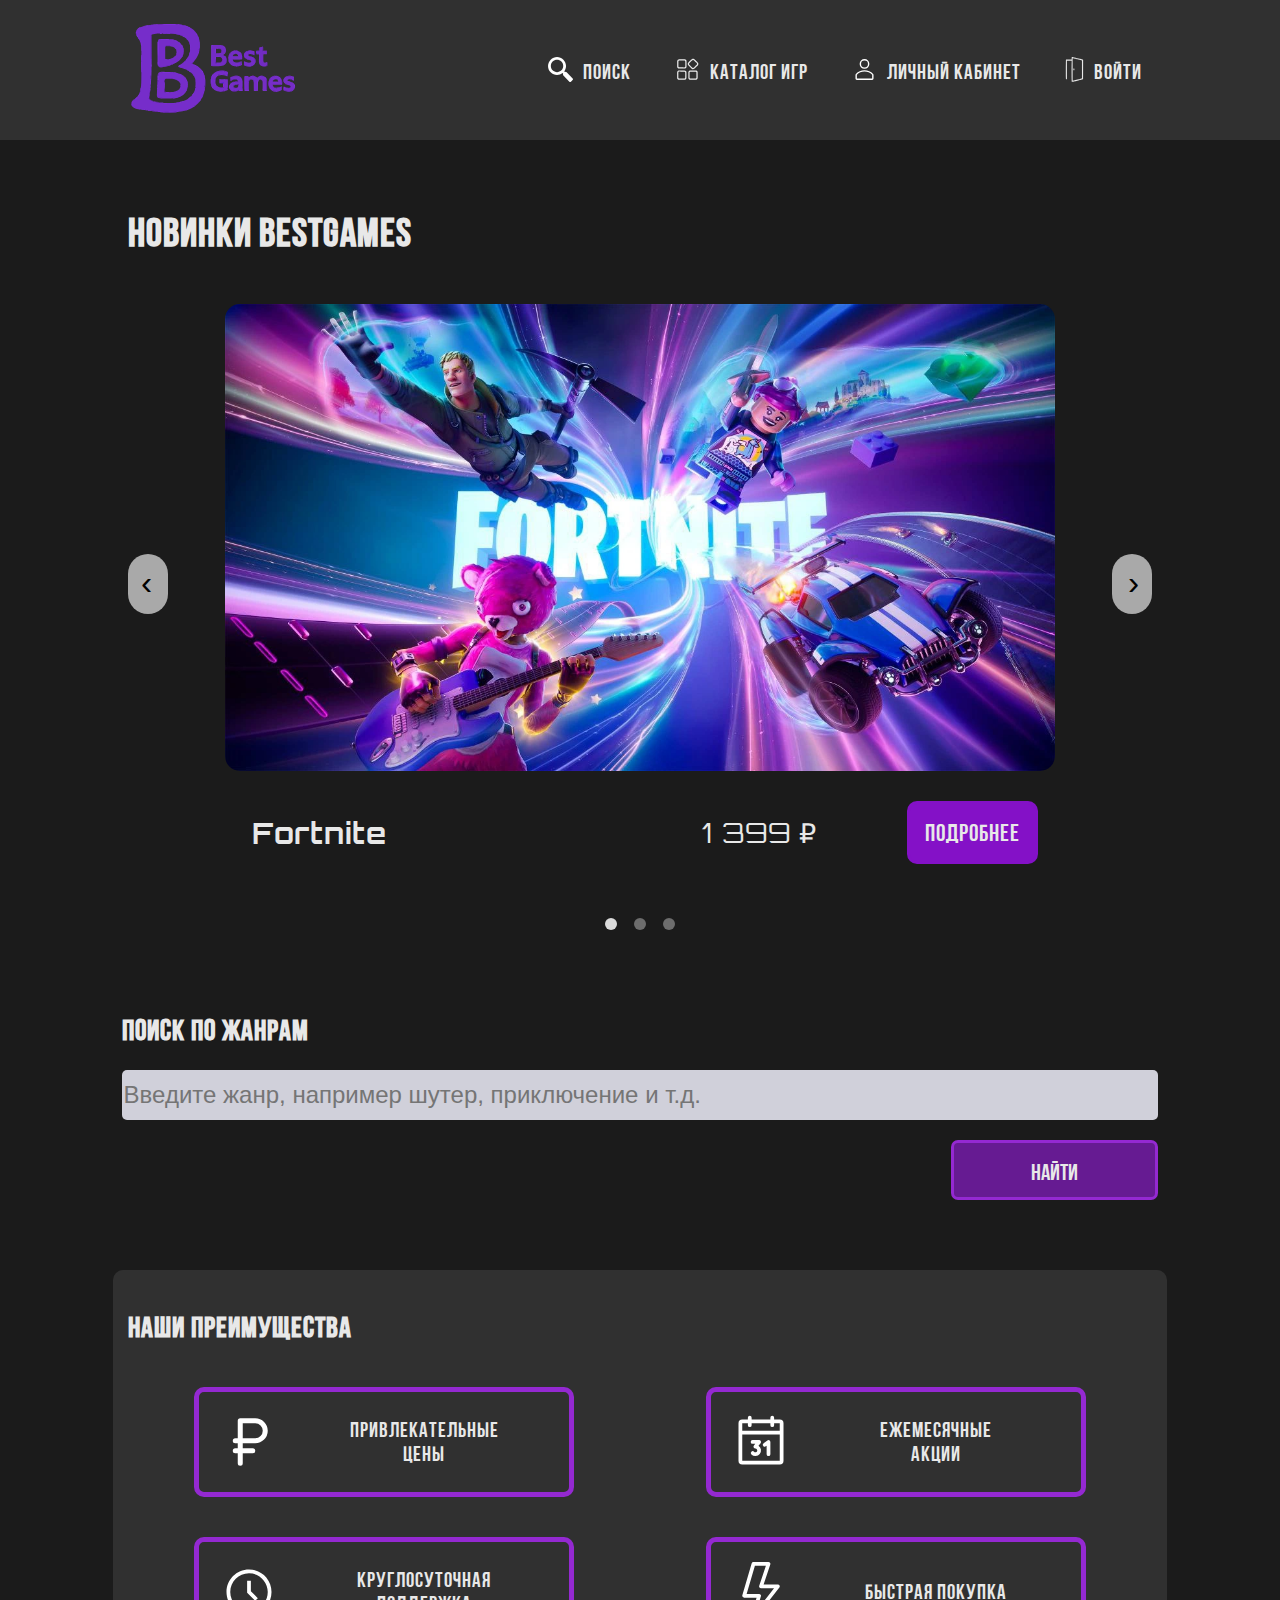
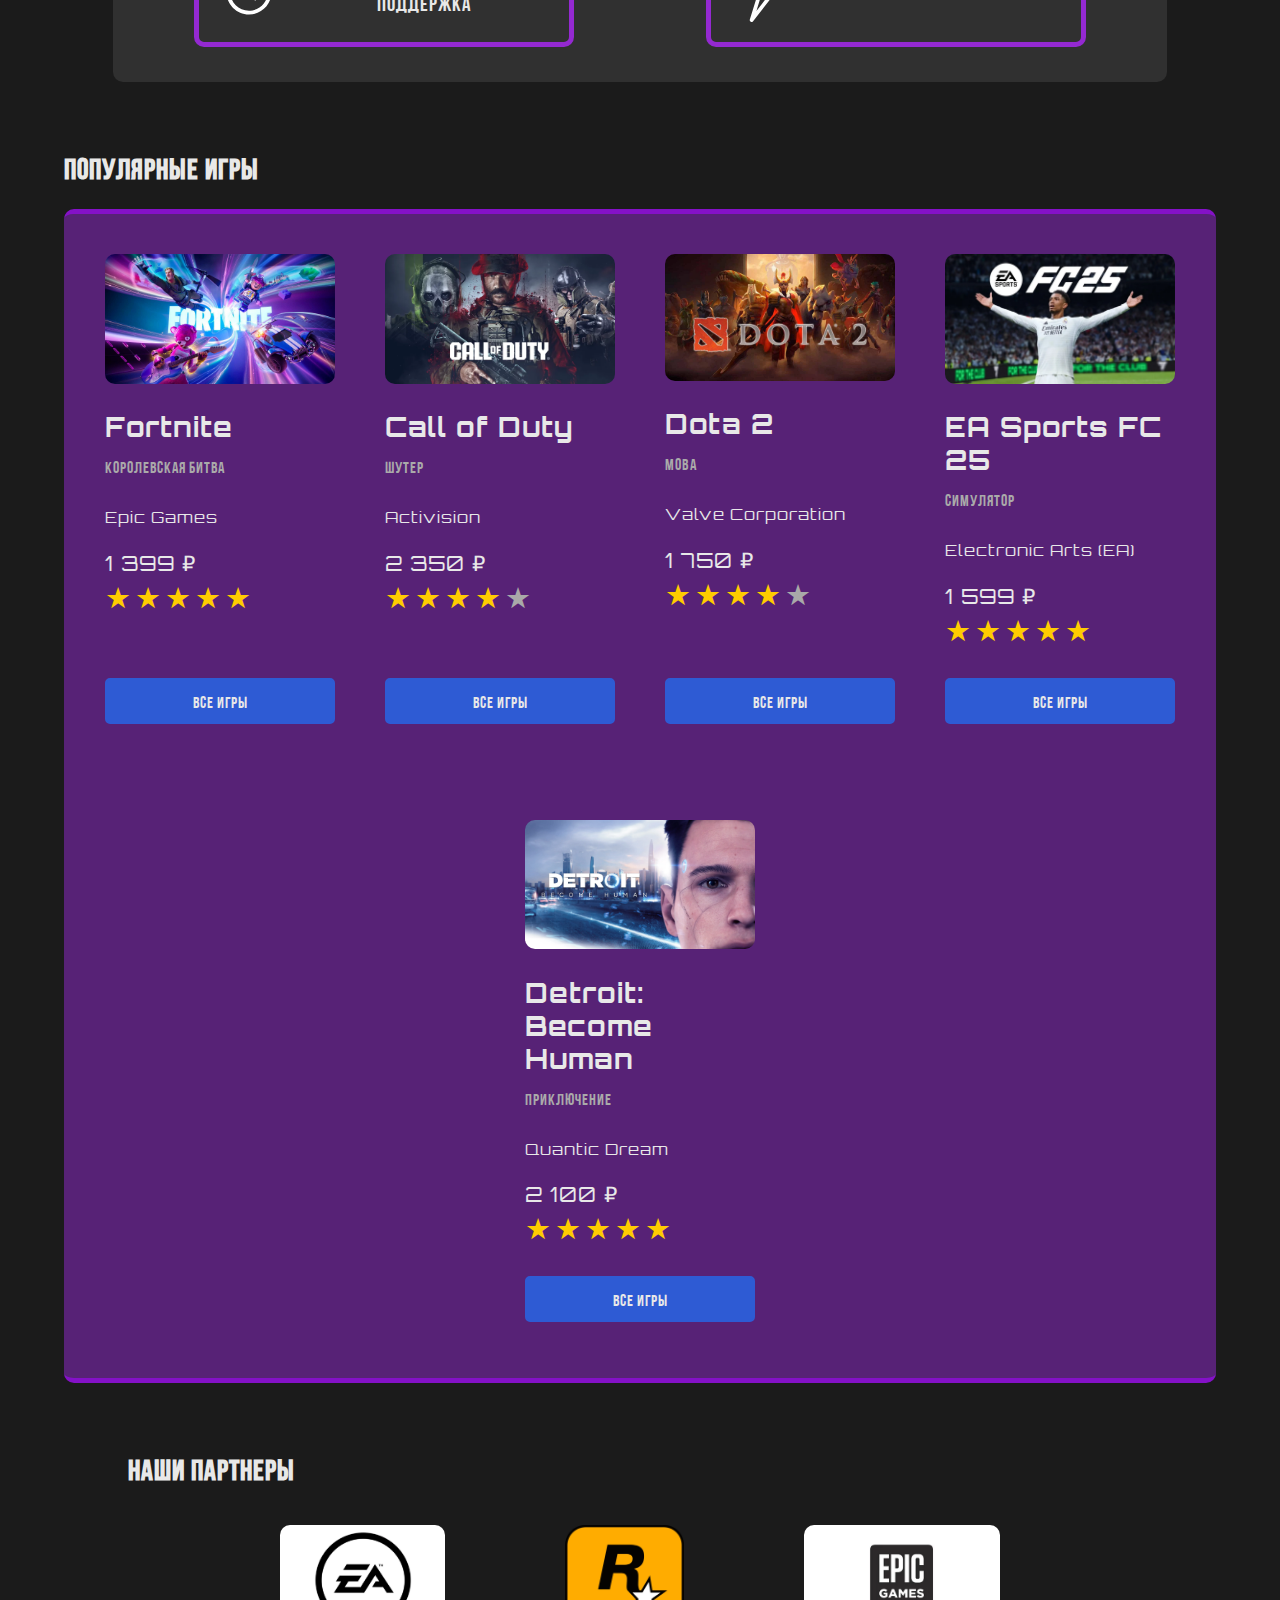
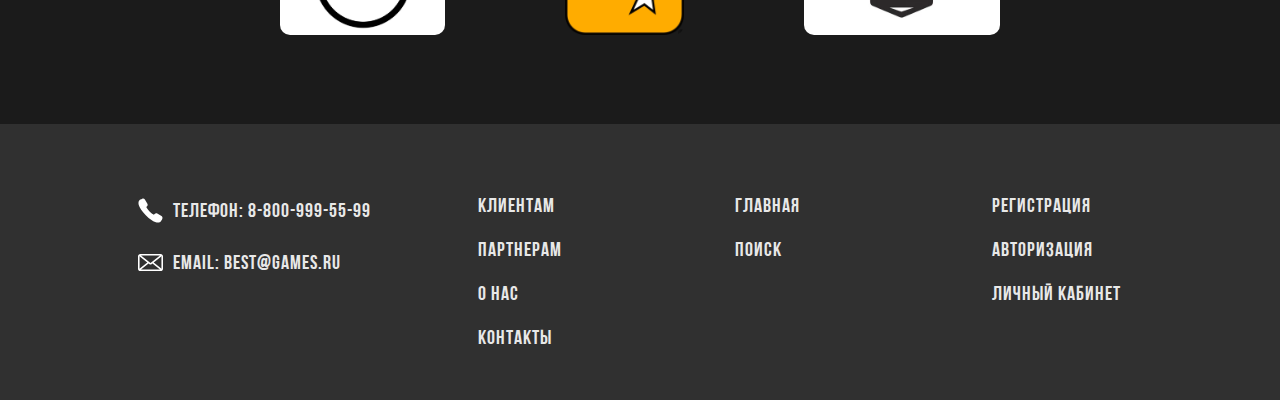
<file: index.html>
<!DOCTYPE html>
<html lang="ru">
    <head>
        <meta charset="UTF-8">
        <title>Главная</title>
        <meta name="viewport" content="width=device-width, initial-scale=1.0">
        <link href="css/style.css" rel="stylesheet">
        <link rel="icon" type="image/png" href="img/logo.ico">
    </head>
    <body>
        <header class="header header-index">
            <div class="header__main-panel">
                <a href="index.html">
                    <img src="img/logo.svg" alt="Логотип" class="header__logotype">
                </a>
                <button class="header__button-menu">
                    <img src="img/burger.svg" class="header__icon-menu" alt="меню">
                </button>
            </div>
            <nav class="header__menu">
                <a class="header__menu-item" href="index.html#search">
                    <img src="img/search.svg" class="header__image" alt="поиск">
                    Поиск
                </a>
                <a class="header__menu-item" href="catalog.html">
                    <img src="img/catalog.svg" class="header__image" alt="каталог">
                    Каталог игр
                </a>
                <a class="header__menu-item" href="profile.html">
                    <img src="img/avatar.svg" class="header__image" alt="личный кабинет">
                    Личный кабинет
                </a>
                <a class="header__menu-item" href="login.html">
                    <img src="img/door.svg" class="header__image" alt="вход">
                    Войти
                </a>
            </nav>
        </header>
        <main>
            <h1 class="index-title">Новинки BestGames</h1>
            <section class="slider">
                <div class="slider__content">
                    <button class="slider__button">&#8249;</button>
                    <div class="slider__slide slider__slide_active">
                        <img src="img/fortnite.webp" class="slider__image" alt="фортнайт">
                        <div class="slider__text-block">
                            <h2 class="slider__title">Fortnite</h2>
                            <p class="slider__price">1 399 &#8381;</p>
                            <a href="" class="slider__link">Подробнее</a>
                        </div>
                    </div>
                    <div class="slider__slide">
                        <img src="img/gta.webp" class="slider__image" alt="гта">
                        <div class="slider__text-block">
                            <h2 class="slider__title">Grand Theft Auto V</h2>
                            <p class="slider__price">2 499 &#8381;</p>
                            <a href="" class="slider__link">Подробнее</a>
                        </div>
                    </div>
                    <div class="slider__slide">
                        <img src="img/fifa.webp" class="slider__image" alt="фифа">
                        <div class="slider__text-block">
                            <h2 class="slider__title">EA Sports FC 25</h2>
                            <p class="slider__price">1 599 &#8381;</p>
                            <a href="" class="slider__link">Подробнее</a>
                        </div>
                    </div>
                    <button class="slider__button slider__button_end">&#8250;</button>
                </div>
                <div class="slider__indicators">
                    <button class="slider__indicator slider__indicator_active"></button>
                    <button class="slider__indicator"></button>
                    <button class="slider__indicator"></button>
                </div>
            </section>
            <section class="search" id="search">
                <h2 class="search-title">Поиск по жанрам</h2>
                <form class="search__form" method="get" action="index.html">
                    <input type="search" name="search" class="search__input" placeholder="Введите жанр, например шутер, приключение и т.д." value="">
                    <div class="search__field-long">
                        <div class="search__hints">
                        </div>
                        <button class="button search__button" type="submit">Найти</button>
                    </div>
                </form>
            </section>
            <section class="advantages">
                <h2 class="advantages-title">Наши преимущества</h2>
                <div class="advantages__list-of-advantages">
                    <div class="advantages__advantage">
                        <img src="img/rub.svg" class="advantages__image" alt="рубль">
                        <p class="advantages__text">Привлекательные цены</p>
                    </div>
                    <div class="advantages__advantage">
                        <img src="img/calendar.svg" class="advantages__image" alt="календарь">
                        <p class="advantages__text">Ежемесячные акции</p>
                    </div>
                    <div class="advantages__advantage">
                        <img src="img/clock.svg" class="advantages__image" alt="часы">
                        <p class="advantages__text">Круглосуточная поддержка</p>
                    </div>
                    <div class="advantages__advantage">
                        <img src="img/speed.svg" class="advantages__image" alt="скорость">
                        <p class="advantages__text">Быстрая покупка</p>
                    </div>
                </div>
            </section>
            <section class="games">
                <h2 class="games-title">Популярные игры</h2>
                <div class="games__list-of-games">
                    <div class="games__card-of-game card-of-game">
                        <a href="catalog.html" class="games__link">
                            <img src="img/fortnite.webp" class="games__image" alt="фортнайт">
                            <h3 class="card-of-game__title">Fortnite</h3>
                            <p class="card-of-game__genre">Королевская битва</p>
                            <p class="card-of-game__company">Epic Games</p>
                            <p class="card-of-game__price">1 399 &#8381;</p>
                            <div class="card-of-game__mark">
                                <div class="card-of-game__mark-star card-of-game__mark-star_yellow">&#9733;</div>
                                <div class="card-of-game__mark-star card-of-game__mark-star_yellow">&#9733;</div>
                                <div class="card-of-game__mark-star card-of-game__mark-star_yellow">&#9733;</div>
                                <div class="card-of-game__mark-star card-of-game__mark-star_yellow">&#9733;</div>
                                <div class="card-of-game__mark-star card-of-game__mark-star_yellow">&#9733;</div>
                            </div>
                            <p class="card-of-game__link-button">Все игры</p>
                        </a>
                    </div>
                    <div class="games__card-of-game card-of-game">
                        <a href="catalog.html" class="games__link">
                            <img src="img/call_of_duty.webp" class="games__image" alt="call of duty">
                            <h3 class="card-of-game__title">Call of Duty</h3>
                            <p class="card-of-game__genre">Шутер</p>
                            <p class="card-of-game__company">Activision</p>
                            <p class="card-of-game__price">2 350 &#8381;</p>
                            <div class="card-of-game__mark">
                                <div class="card-of-game__mark-star card-of-game__mark-star_yellow">&#9733;</div>
                                <div class="card-of-game__mark-star card-of-game__mark-star_yellow">&#9733;</div>
                                <div class="card-of-game__mark-star card-of-game__mark-star_yellow">&#9733;</div>
                                <div class="card-of-game__mark-star card-of-game__mark-star_yellow">&#9733;</div>
                                <div class="card-of-game__mark-star">&#9733;</div>
                            </div>
                            <p class="card-of-game__link-button">Все игры</p>
                        </a>
                    </div>
                    <div class="games__card-of-game card-of-game">
                        <a href="catalog.html" class="games__link">
                            <img src="img/dota_2.webp" class="games__image" alt="дота 2">
                            <h3 class="card-of-game__title">Dota 2</h3>
                            <p class="card-of-game__genre">MOBA</p>
                            <p class="card-of-game__company">Valve Corporation</p>
                            <p class="card-of-game__price">1 750 &#8381;</p>
                            <div class="card-of-game__mark">
                                <div class="card-of-game__mark-star card-of-game__mark-star_yellow">&#9733;</div>
                                <div class="card-of-game__mark-star card-of-game__mark-star_yellow">&#9733;</div>
                                <div class="card-of-game__mark-star card-of-game__mark-star_yellow">&#9733;</div>
                                <div class="card-of-game__mark-star card-of-game__mark-star_yellow">&#9733;</div>
                                <div class="card-of-game__mark-star">&#9733;</div>
                            </div>
                            <p class="card-of-game__link-button">Все игры</p>
                        </a>
                    </div>
                    <div class="games__card-of-game card-of-game">
                        <a href="catalog.html" class="games__link">
                            <img src="img/fifa.webp" class="games__image" alt="фифа">
                            <h3 class="card-of-game__title">EA Sports FC 25</h3>
                            <p class="card-of-game__genre">Симулятор</p>
                            <p class="card-of-game__company">Electronic Arts (EA)</p>
                            <p class="card-of-game__price">1 599 &#8381;</p>
                            <div class="card-of-game__mark">
                                <div class="card-of-game__mark-star card-of-game__mark-star_yellow">&#9733;</div>
                                <div class="card-of-game__mark-star card-of-game__mark-star_yellow">&#9733;</div>
                                <div class="card-of-game__mark-star card-of-game__mark-star_yellow">&#9733;</div>
                                <div class="card-of-game__mark-star card-of-game__mark-star_yellow">&#9733;</div>
                                <div class="card-of-game__mark-star card-of-game__mark-star_yellow">&#9733;</div>
                            </div>
                            <p class="card-of-game__link-button">Все игры</p>
                        </a>
                    </div>
                    <div class="games__card-of-game card-of-game">
                        <a href="catalog.html" class="games__link">
                            <img src="img/detroit.webp" class="games__image" alt="детройт">
                            <h3 class="card-of-game__title">Detroit: Become Human</h3>
                            <p class="card-of-game__genre">Приключение</p>
                            <p class="card-of-game__company">Quantic Dream</p>
                            <p class="card-of-game__price">2 100 &#8381;</p>
                            <div class="card-of-game__mark">
                                <div class="card-of-game__mark-star card-of-game__mark-star_yellow">&#9733;</div>
                                <div class="card-of-game__mark-star card-of-game__mark-star_yellow">&#9733;</div>
                                <div class="card-of-game__mark-star card-of-game__mark-star_yellow">&#9733;</div>
                                <div class="card-of-game__mark-star card-of-game__mark-star_yellow">&#9733;</div>
                                <div class="card-of-game__mark-star card-of-game__mark-star_yellow">&#9733;</div>
                            </div>
                            <p class="card-of-game__link-button">Все игры</p>
                        </a>
                    </div>
                </div>
            </section>
            <section class="partners">
                <h2 class="partners-title">Наши партнеры</h2>
                <div class="partners__list-of-partners">
                    <a href="" class="partners__link">
                        <img src="img/electronic_arts.webp" class="partners__image" alt="electronic arts">
                    </a>
                    <a href="" class="partners__link">
                        <img src="img/rokstar.webp" class="partners__image" alt="rokstar">
                    </a>
                    <a href="" class="partners__link">
                        <img src="img/epic_games.webp" class="partners__image" alt="epic games">
                    </a>
                </div>
            </section>
        </main>
        <footer class="footer">
            <div class="footer__list-of-links">
                <div class="footer__text-block">
                    <img src="img/phone.svg" class="footer__image" alt="телефон">
                    <p class="footer__text">Телефон: 8-800-999-55-99</p>
                </div>
                <div class="footer__text-block">
                    <img src="img/email.svg" class="footer__image" alt="email">
                    <p class="footer__text">Email: best@games.ru</p>
                </div>
            </div>
            <div class="footer__list-of-links">
                <a href="" class="footer__link">Клиентам</a>
                <a href="" class="footer__link">Партнерам</a>
                <a href="" class="footer__link">О нас</a>
                <a href="" class="footer__link">Контакты</a>
            </div>
            <div class="footer__list-of-links">
                <a href="index.html" class="footer__link">Главная</a>
                <a href="index.html#search" class="footer__link">Поиск</a>
            </div>
            <div class="footer__list-of-links">
                <a href="register.html" class="footer__link">Регистрация</a>
                <a href="login.html" class="footer__link">Авторизация</a>
                <a href="profile.html" class="footer__link">Личный кабинет</a>
            </div>
        </footer>
        <script src="js/script.js"></script>
        <script src="js/script_slider.js"></script>
    </body>
</html>
</file>
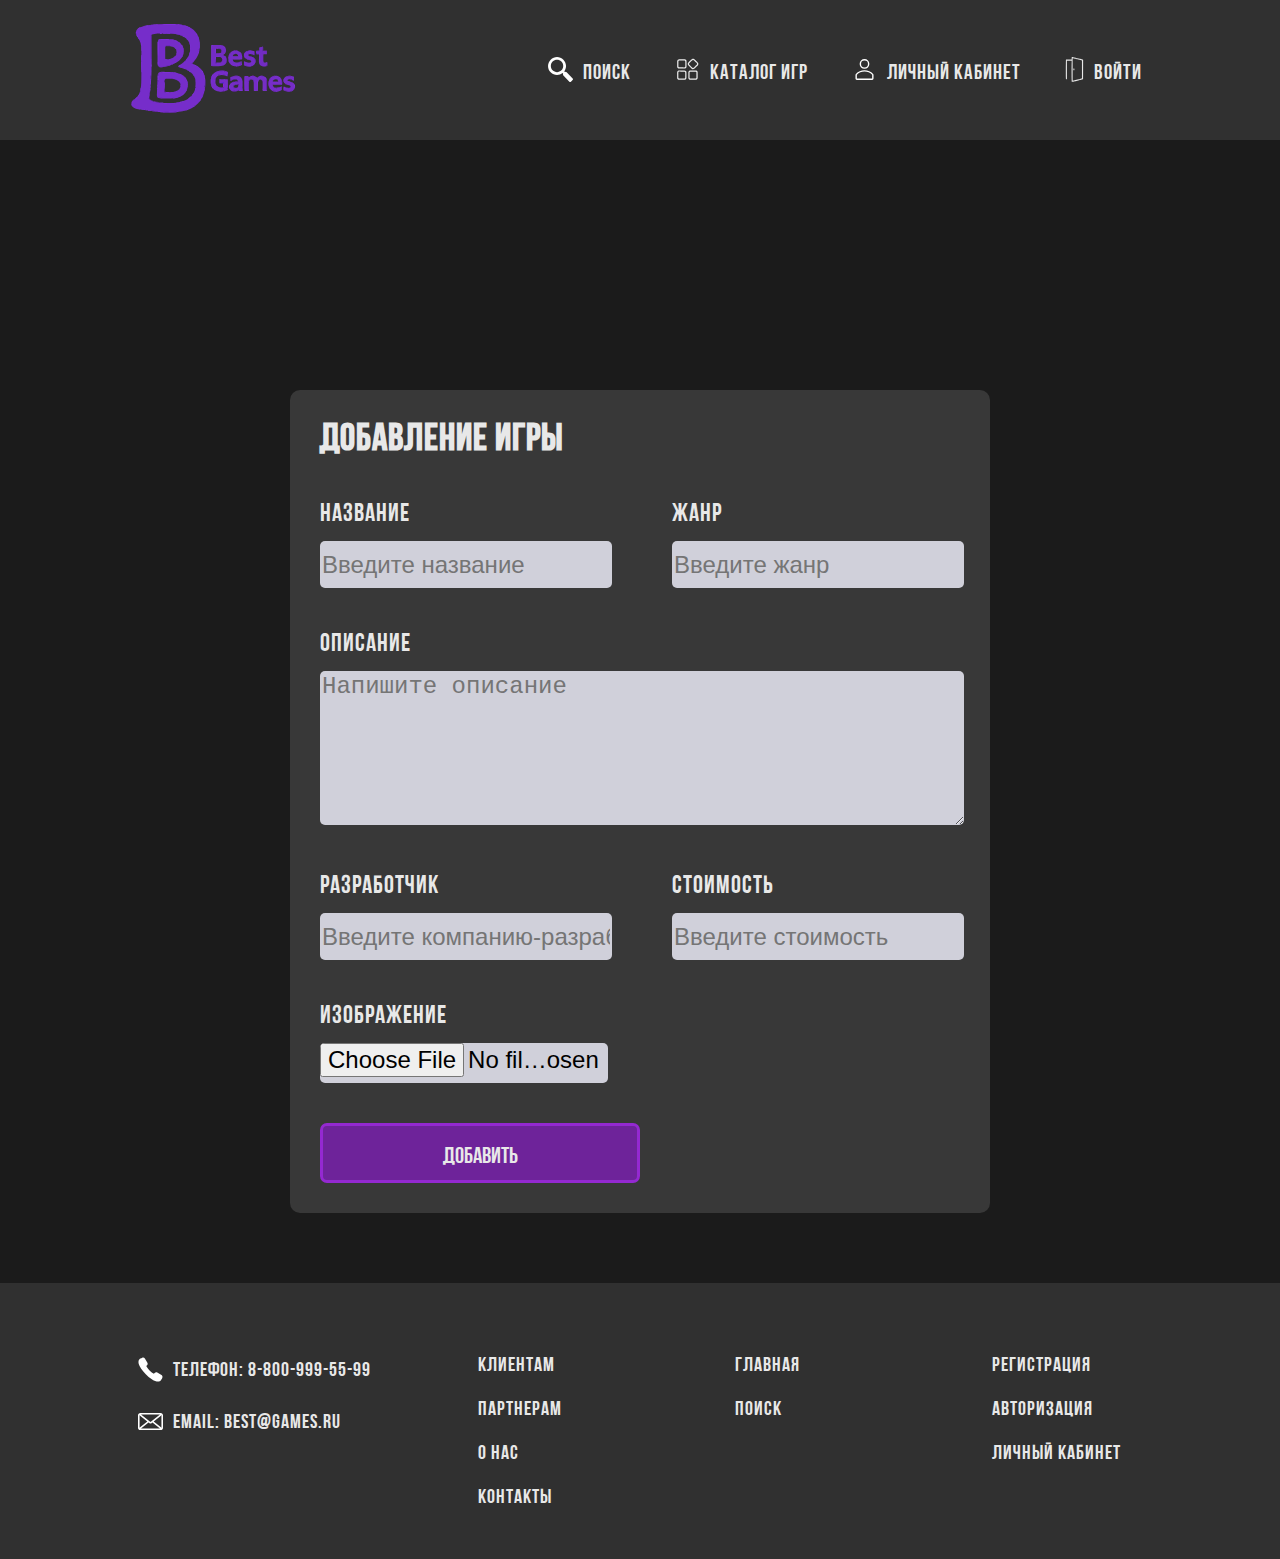
<file: admin.html>
<!DOCTYPE html>
<html lang="ru">
    <head>
        <meta charset="UTF-8">
        <title>Административная панель</title>
        <meta name="viewport" content="width=device-width, initial-scale=1.0">
        <link href="css/style.css" rel="stylesheet">
        <link rel="icon" type="image/png" href="img/logo.ico">
    </head>
    <body>
        <header class="header header-index">
            <div class="header__main-panel">
                <a href="index.html">
                    <img src="img/logo.svg" alt="Логотип" class="header__logotype">
                </a>
                <button class="header__button-menu">
                    <img src="img/burger.svg" class="header__icon-menu" alt="меню">
                </button>
            </div>
            <nav class="header__menu">
                <a class="header__menu-item" href="index.html#search">
                    <img src="img/search.svg" class="header__image" alt="поиск">
                    Поиск
                </a>
                <a class="header__menu-item" href="catalog.html">
                    <img src="img/catalog.svg" class="header__image" alt="каталог">
                    Каталог игр
                </a>
                <a class="header__menu-item" href="profile.html">
                    <img src="img/avatar.svg" class="header__image" alt="личный кабинет">
                    Личный кабинет
                </a>
                <a class="header__menu-item" href="login.html">
                    <img src="img/door.svg" class="header__image" alt="вход">
                    Войти
                </a>
            </nav>
        </header>
        <main>
            <form class="form" action="admin.html" method="post">
                <h2 class="form__title form__title-admin">Добавление игры</h2>
                <div class="form__field-double">
                    <div class="form__item form__item_short">
                        <label for="name_game">Название</label>
                        <input id="name_game" type="text" name="name_game" placeholder="Введите название">
                    </div>
                    <div class="form__item form__item_short">
                        <label for="genre">Жанр</label>
                        <input id="genre" type="text" name="genre" placeholder="Введите жанр">
                    </div>
                </div>
                <div class="form__item">
                    <label for="description">Описание</label>
                    <textarea id="description" name="description" placeholder="Напишите описание" class="form__input-textarea"></textarea>
                </div>
                <div class="form__field-double">
                    <div class="form__item form__item_short">
                        <label for="company">Разработчик</label>
                        <input id="company" type="text" name="company" placeholder="Введите компанию-разработчика">
                    </div>
                    <div class="form__item form__item_short">
                        <label for="price">Стоимость</label>
                        <input id="price" type="text" name="price" placeholder="Введите стоимость">
                    </div>
                </div>
                <div class="form__item form__item_short">
                    <label for="image">Изображение</label>
                    <input id="image" type="file" name="image" class="form__input-image">
                </div>
                <button type="submit" class="button form__button-admin">Добавить</button>
            </form>
        </main>
        <footer class="footer">
            <div class="footer__list-of-links">
                <div class="footer__text-block">
                    <img src="img/phone.svg" class="footer__image" alt="телефон">
                    <p class="footer__text">Телефон: 8-800-999-55-99</p>
                </div>
                <div class="footer__text-block">
                    <img src="img/email.svg" class="footer__image" alt="email">
                    <p class="footer__text">Email: best@games.ru</p>
                </div>
            </div>
            <div class="footer__list-of-links">
                <a href="" class="footer__link">Клиентам</a>
                <a href="" class="footer__link">Партнерам</a>
                <a href="" class="footer__link">О нас</a>
                <a href="" class="footer__link">Контакты</a>
            </div>
            <div class="footer__list-of-links">
                <a href="index.html" class="footer__link">Главная</a>
                <a href="index.html#search" class="footer__link">Поиск</a>
            </div>
            <div class="footer__list-of-links">
                <a href="register.html" class="footer__link">Регистрация</a>
                <a href="login.html" class="footer__link">Авторизация</a>
                <a href="profile.html" class="footer__link">Личный кабинет</a>
            </div>
        </footer>
        <script src="js/script.js"></script>
    </body>
</html>
</file>
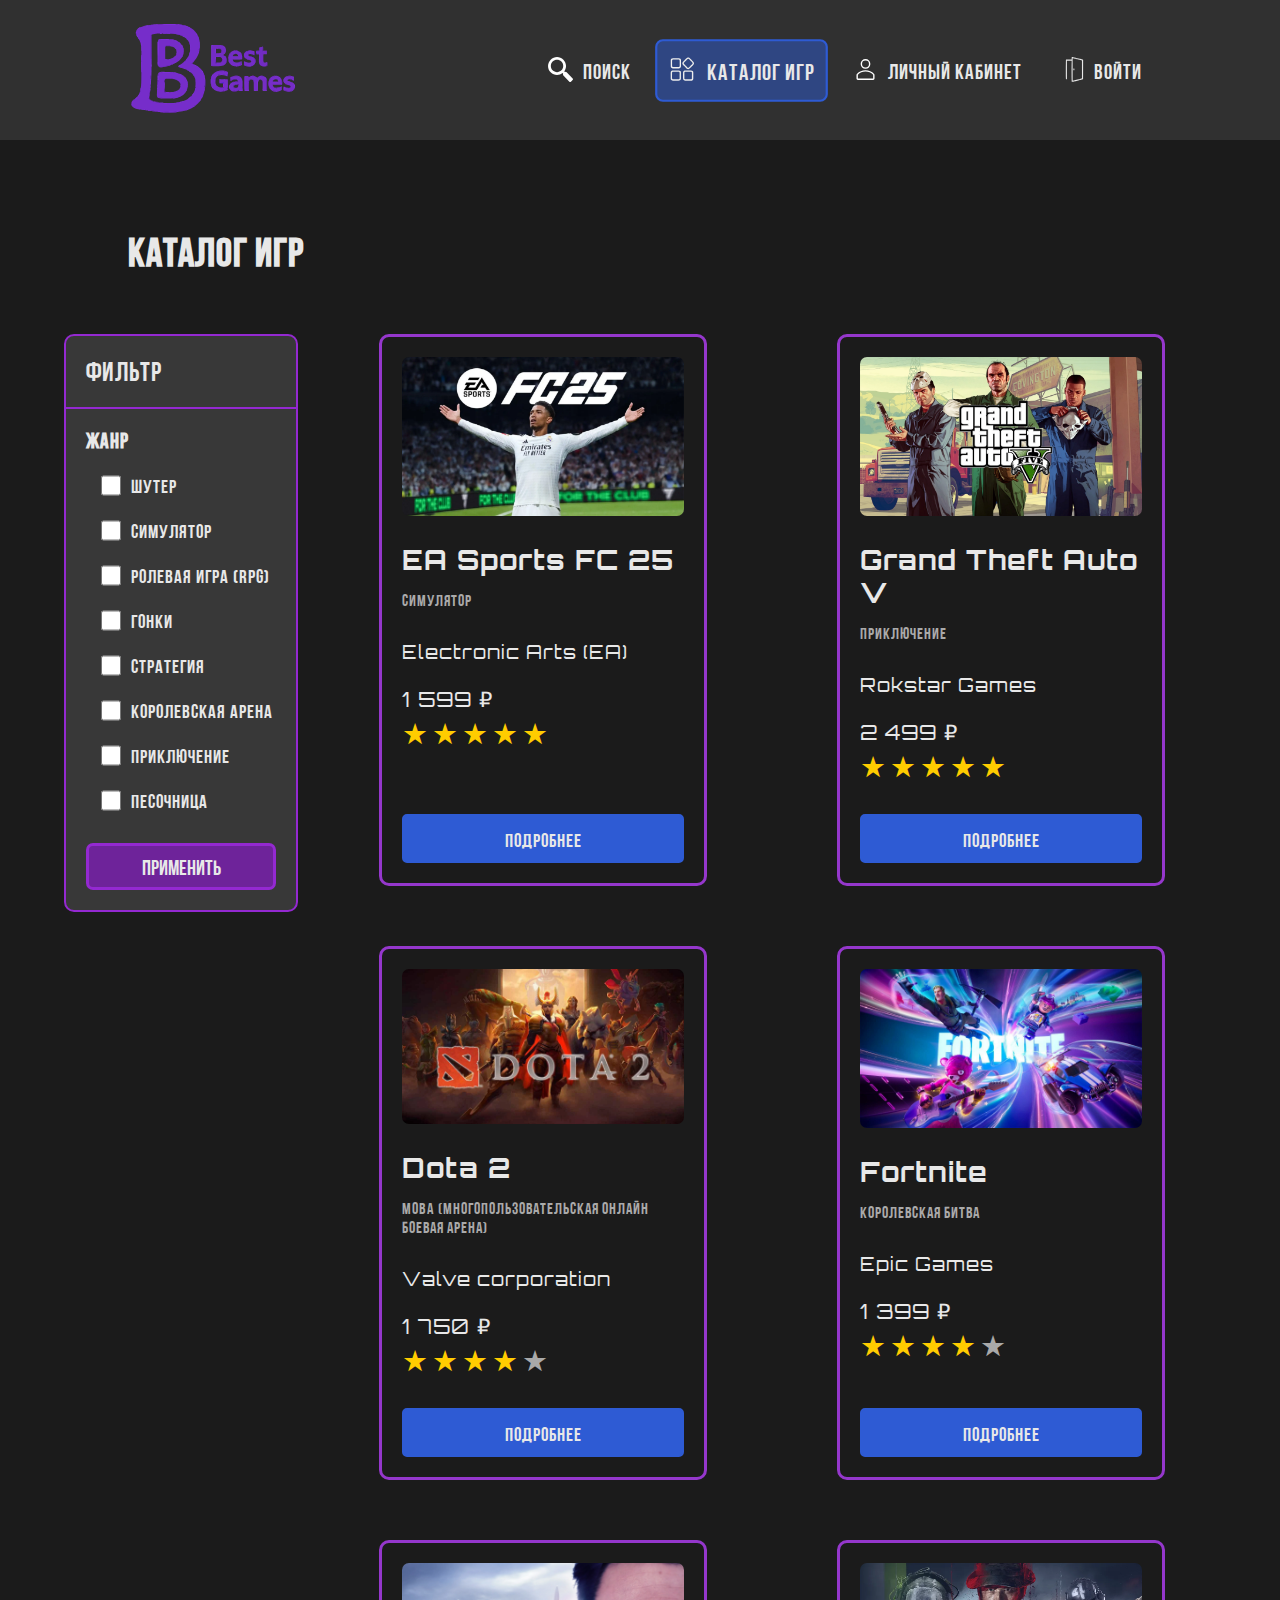
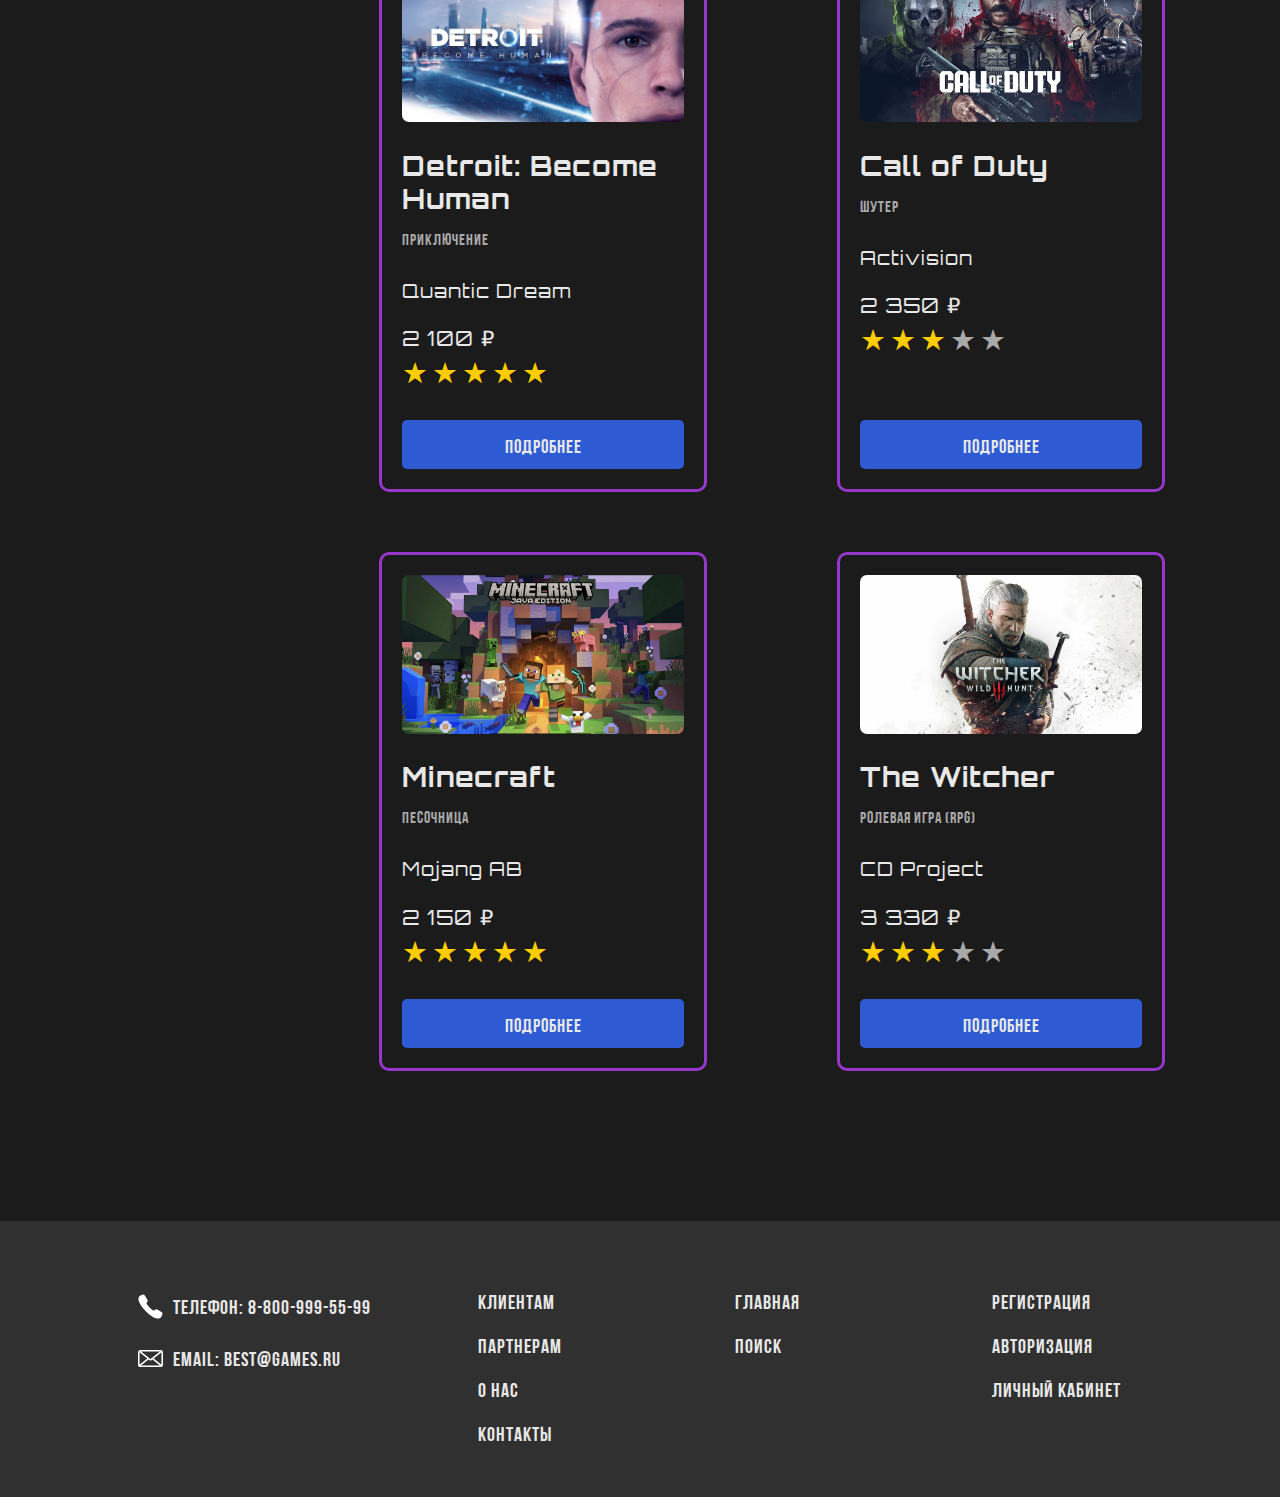
<file: catalog.html>
<!DOCTYPE html>
<html lang="ru">
    <head>
        <meta charset="UTF-8">
        <title>Каталог игр</title>
        <meta name="viewport" content="width=device-width, initial-scale=1.0">
        <link href="css/style.css" rel="stylesheet">
        <link rel="icon" type="image/png" href="img/logo.ico">
    </head>
    <body>
        <header class="header header-index">
            <div class="header__main-panel">
                <a href="index.html">
                    <img src="img/logo.svg" alt="Логотип" class="header__logotype">
                </a>
                <button class="header__button-menu">
                    <img src="img/burger.svg" class="header__icon-menu" alt="меню">
                </button>
            </div>
            <nav class="header__menu">
                <a class="header__menu-item" href="index.html#search">
                    <img src="img/search.svg" class="header__image" alt="поиск">
                    Поиск
                </a>
                <a class="header__menu-item header__menu-item_choice" href="catalog.html">
                    <img src="img/catalog.svg" class="header__image" alt="каталог">
                    Каталог игр
                </a>
                <a class="header__menu-item" href="profile.html">
                    <img src="img/avatar.svg" class="header__image" alt="личный кабинет">
                    Личный кабинет
                </a>
                <a class="header__menu-item" href="login.html">
                    <img src="img/door.svg" class="header__image" alt="вход">
                    Войти
                </a>
            </nav>
        </header>
        <main>
            <h1 class="catalog-title">Каталог игр</h1>
            <section class="catalog">
                <div class="catalog__filter">
                    <div class="catalog__top-block">
                        <p class="catalog__filter-title">Фильтр</p>
                        <img src="img/down.svg" class="catalog__image-down" alt="фильтр">
                    </div>
                    <form class="catalog__form" action="catalog.html" method="get">
                        <p class="catalog__filter-name">Жанр</p>
                        <label class="catalog__genre" for="shuter">
                            <input type="checkbox" value="shuter" name="genre" id="shuter" class="catalog__genre-checkbox">
                            Шутер
                        </label>
                        <label class="catalog__genre" for="simulator">
                            <input type="checkbox" value="simulator" name="genre" id="simulator"  class="catalog__genre-checkbox">
                            Симулятор
                        </label>
                        <label class="catalog__genre" for="rpg">
                            <input type="checkbox" value="rpg" name="genre" id="rpg"  class="catalog__genre-checkbox">
                            Ролевая игра (RPG)
                        </label>
                        <label class="catalog__genre" for="speed">
                            <input type="checkbox" value="speed" name="genre" id="speed"  class="catalog__genre-checkbox">
                            Гонки
                        </label>
                        <label class="catalog__genre" for="strategy">
                            <input type="checkbox" value="strategy" name="genre" id="strategy"  class="catalog__genre-checkbox">
                            Стратегия
                        </label>
                        <label class="catalog__genre" for="king_arena">
                            <input type="checkbox" value="king_arena" name="genre" id="king_arena"  class="catalog__genre-checkbox">
                            Королевская арена
                        </label>
                        <label class="catalog__genre" for="adventure">
                            <input type="checkbox" value="adventure" name="genre" id="adventure"  class="catalog__genre-checkbox">
                            Приключение
                        </label>
                        <label class="catalog__genre" for="sandbox">
                            <input type="checkbox" value="sandbox" name="genre" id="sandbox"  class="catalog__genre-checkbox">
                            Песочница
                        </label>
                        <button type="submit" class="button catalog__button">Применить</button>
                    </form>
                </div>
                <div class="catalog__list-of-cards">
                    <div class="catalog__card-of-game card-of-game">
                        <img src="img/fifa.webp" class="catalog__image" alt="фифа">
                        <h3 class="card-of-game__title">EA Sports FC 25</h3>
                        <p class="card-of-game__genre">Симулятор</p>
                        <p class="card-of-game__company">Electronic Arts (EA)</p>
                        <p class="card-of-game__price">1 599 &#8381;</p>
                        <div class="card-of-game__mark">
                            <div class="card-of-game__mark-star card-of-game__mark-star_yellow">&#9733;</div>
                            <div class="card-of-game__mark-star card-of-game__mark-star_yellow">&#9733;</div>
                            <div class="card-of-game__mark-star card-of-game__mark-star_yellow">&#9733;</div>
                            <div class="card-of-game__mark-star card-of-game__mark-star_yellow">&#9733;</div>
                            <div class="card-of-game__mark-star card-of-game__mark-star_yellow">&#9733;</div>
                        </div>
                        <a href="" class="card-of-game__link-button">Подробнее</a>
                    </div>
                    <div class="catalog__card-of-game card-of-game">
                        <img src="img/gta.webp" class="catalog__image" alt="гта">
                        <h3 class="card-of-game__title">Grand Theft Auto V</h3>
                        <p class="card-of-game__genre">Приключение</p>
                        <p class="card-of-game__company">Rokstar Games</p>
                        <p class="card-of-game__price">2 499 &#8381;</p>
                        <div class="card-of-game__mark">
                            <div class="card-of-game__mark-star card-of-game__mark-star_yellow">&#9733;</div>
                            <div class="card-of-game__mark-star card-of-game__mark-star_yellow">&#9733;</div>
                            <div class="card-of-game__mark-star card-of-game__mark-star_yellow">&#9733;</div>
                            <div class="card-of-game__mark-star card-of-game__mark-star_yellow">&#9733;</div>
                            <div class="card-of-game__mark-star card-of-game__mark-star_yellow">&#9733;</div>
                        </div>
                        <a href="" class="card-of-game__link-button">Подробнее</a>
                    </div>
                    <div class="catalog__card-of-game card-of-game">
                        <img src="img/dota_2.webp" class="catalog__image" alt="дота 2">
                        <h3 class="card-of-game__title">Dota 2</h3>
                        <p class="card-of-game__genre">MOBA (Многопользовательская онлайн боевая арена)</p>
                        <p class="card-of-game__company">Valve corporation</p>
                        <p class="card-of-game__price">1 750 &#8381;</p>
                        <div class="card-of-game__mark">
                            <div class="card-of-game__mark-star card-of-game__mark-star_yellow">&#9733;</div>
                            <div class="card-of-game__mark-star card-of-game__mark-star_yellow">&#9733;</div>
                            <div class="card-of-game__mark-star card-of-game__mark-star_yellow">&#9733;</div>
                            <div class="card-of-game__mark-star card-of-game__mark-star_yellow">&#9733;</div>
                            <div class="card-of-game__mark-star">&#9733;</div>
                        </div>
                        <a href="" class="card-of-game__link-button">Подробнее</a>
                    </div>
                    <div class="catalog__card-of-game card-of-game">
                        <img src="img/fortnite.webp" class="catalog__image" alt="фортнайт">
                        <h3 class="card-of-game__title">Fortnite</h3>
                        <p class="card-of-game__genre">Королевская битва</p>
                        <p class="card-of-game__company">Epic Games</p>
                        <p class="card-of-game__price">1 399 &#8381;</p>
                        <div class="card-of-game__mark">
                            <div class="card-of-game__mark-star card-of-game__mark-star_yellow">&#9733;</div>
                            <div class="card-of-game__mark-star card-of-game__mark-star_yellow">&#9733;</div>
                            <div class="card-of-game__mark-star card-of-game__mark-star_yellow">&#9733;</div>
                            <div class="card-of-game__mark-star card-of-game__mark-star_yellow">&#9733;</div>
                            <div class="card-of-game__mark-star">&#9733;</div>
                        </div>
                        <a href="" class="card-of-game__link-button">Подробнее</a>
                    </div>
                    <div class="catalog__card-of-game card-of-game">
                        <img src="img/detroit.webp" class="catalog__image" alt="детройт">
                        <h3 class="card-of-game__title">Detroit: Become Human</h3>
                        <p class="card-of-game__genre">Приключение</p>
                        <p class="card-of-game__company">Quantic Dream</p>
                        <p class="card-of-game__price">2 100 &#8381;</p>
                        <div class="card-of-game__mark">
                            <div class="card-of-game__mark-star card-of-game__mark-star_yellow">&#9733;</div>
                            <div class="card-of-game__mark-star card-of-game__mark-star_yellow">&#9733;</div>
                            <div class="card-of-game__mark-star card-of-game__mark-star_yellow">&#9733;</div>
                            <div class="card-of-game__mark-star card-of-game__mark-star_yellow">&#9733;</div>
                            <div class="card-of-game__mark-star card-of-game__mark-star_yellow">&#9733;</div>
                        </div>
                        <a href="" class="card-of-game__link-button">Подробнее</a>
                    </div>
                    <div class="catalog__card-of-game card-of-game">
                        <img src="img/call_of_duty.webp" class="catalog__image" alt="call of duty">
                        <h3 class="card-of-game__title">Call of Duty</h3>
                        <p class="card-of-game__genre">Шутер</p>
                        <p class="card-of-game__company">Activision</p>
                        <p class="card-of-game__price">2 350 &#8381;</p>
                        <div class="card-of-game__mark">
                            <div class="card-of-game__mark-star card-of-game__mark-star_yellow">&#9733;</div>
                            <div class="card-of-game__mark-star card-of-game__mark-star_yellow">&#9733;</div>
                            <div class="card-of-game__mark-star card-of-game__mark-star_yellow">&#9733;</div>
                            <div class="card-of-game__mark-star">&#9733;</div>
                            <div class="card-of-game__mark-star">&#9733;</div>
                        </div>
                        <a href="" class="card-of-game__link-button">Подробнее</a>
                    </div>
                    <div class="catalog__card-of-game card-of-game">
                        <img src="img/minecraft.webp" class="catalog__image" alt="майнкрафт">
                        <h3 class="card-of-game__title">Minecraft</h3>
                        <p class="card-of-game__genre">Песочница</p>
                        <p class="card-of-game__company">Mojang AB</p>
                        <p class="card-of-game__price">2 150 &#8381;</p>
                        <div class="card-of-game__mark">
                            <div class="card-of-game__mark-star card-of-game__mark-star_yellow">&#9733;</div>
                            <div class="card-of-game__mark-star card-of-game__mark-star_yellow">&#9733;</div>
                            <div class="card-of-game__mark-star card-of-game__mark-star_yellow">&#9733;</div>
                            <div class="card-of-game__mark-star card-of-game__mark-star_yellow">&#9733;</div>
                            <div class="card-of-game__mark-star card-of-game__mark-star_yellow">&#9733;</div>
                        </div>
                        <a href="" class="card-of-game__link-button">Подробнее</a>
                    </div>
                    <div class="catalog__card-of-game card-of-game">
                        <img src="img/witcher.webp" class="catalog__image" alt="ведьмак">
                        <h3 class="card-of-game__title">The Witcher</h3>
                        <p class="card-of-game__genre">Ролевая игра (RPG)</p>
                        <p class="card-of-game__company">CD Project</p>
                        <p class="card-of-game__price">3 330 &#8381;</p>
                        <div class="card-of-game__mark">
                            <div class="card-of-game__mark-star card-of-game__mark-star_yellow">&#9733;</div>
                            <div class="card-of-game__mark-star card-of-game__mark-star_yellow">&#9733;</div>
                            <div class="card-of-game__mark-star card-of-game__mark-star_yellow">&#9733;</div>
                            <div class="card-of-game__mark-star">&#9733;</div>
                            <div class="card-of-game__mark-star">&#9733;</div>
                        </div>
                        <a href="" class="card-of-game__link-button">Подробнее</a>
                    </div>
                </div>
            </section>
        </main>
        <footer class="footer">
            <div class="footer__list-of-links">
                <div class="footer__text-block">
                    <img src="img/phone.svg" class="footer__image" alt="телефон">
                    <p class="footer__text">Телефон: 8-800-999-55-99</p>
                </div>
                <div class="footer__text-block">
                    <img src="img/email.svg" class="footer__image" alt="email">
                    <p class="footer__text">Email: best@games.ru</p>
                </div>
            </div>
            <div class="footer__list-of-links">
                <a href="" class="footer__link">Клиентам</a>
                <a href="" class="footer__link">Партнерам</a>
                <a href="" class="footer__link">О нас</a>
                <a href="" class="footer__link">Контакты</a>
            </div>
            <div class="footer__list-of-links">
                <a href="index.html" class="footer__link">Главная</a>
                <a href="index.html#search" class="footer__link">Поиск</a>
            </div>
            <div class="footer__list-of-links">
                <a href="register.html" class="footer__link">Регистрация</a>
                <a href="login.html" class="footer__link">Авторизация</a>
                <a href="profile.html" class="footer__link">Личный кабинет</a>
            </div>
        </footer>
        <script src="js/script.js"></script>
    </body>
</html>
</file>
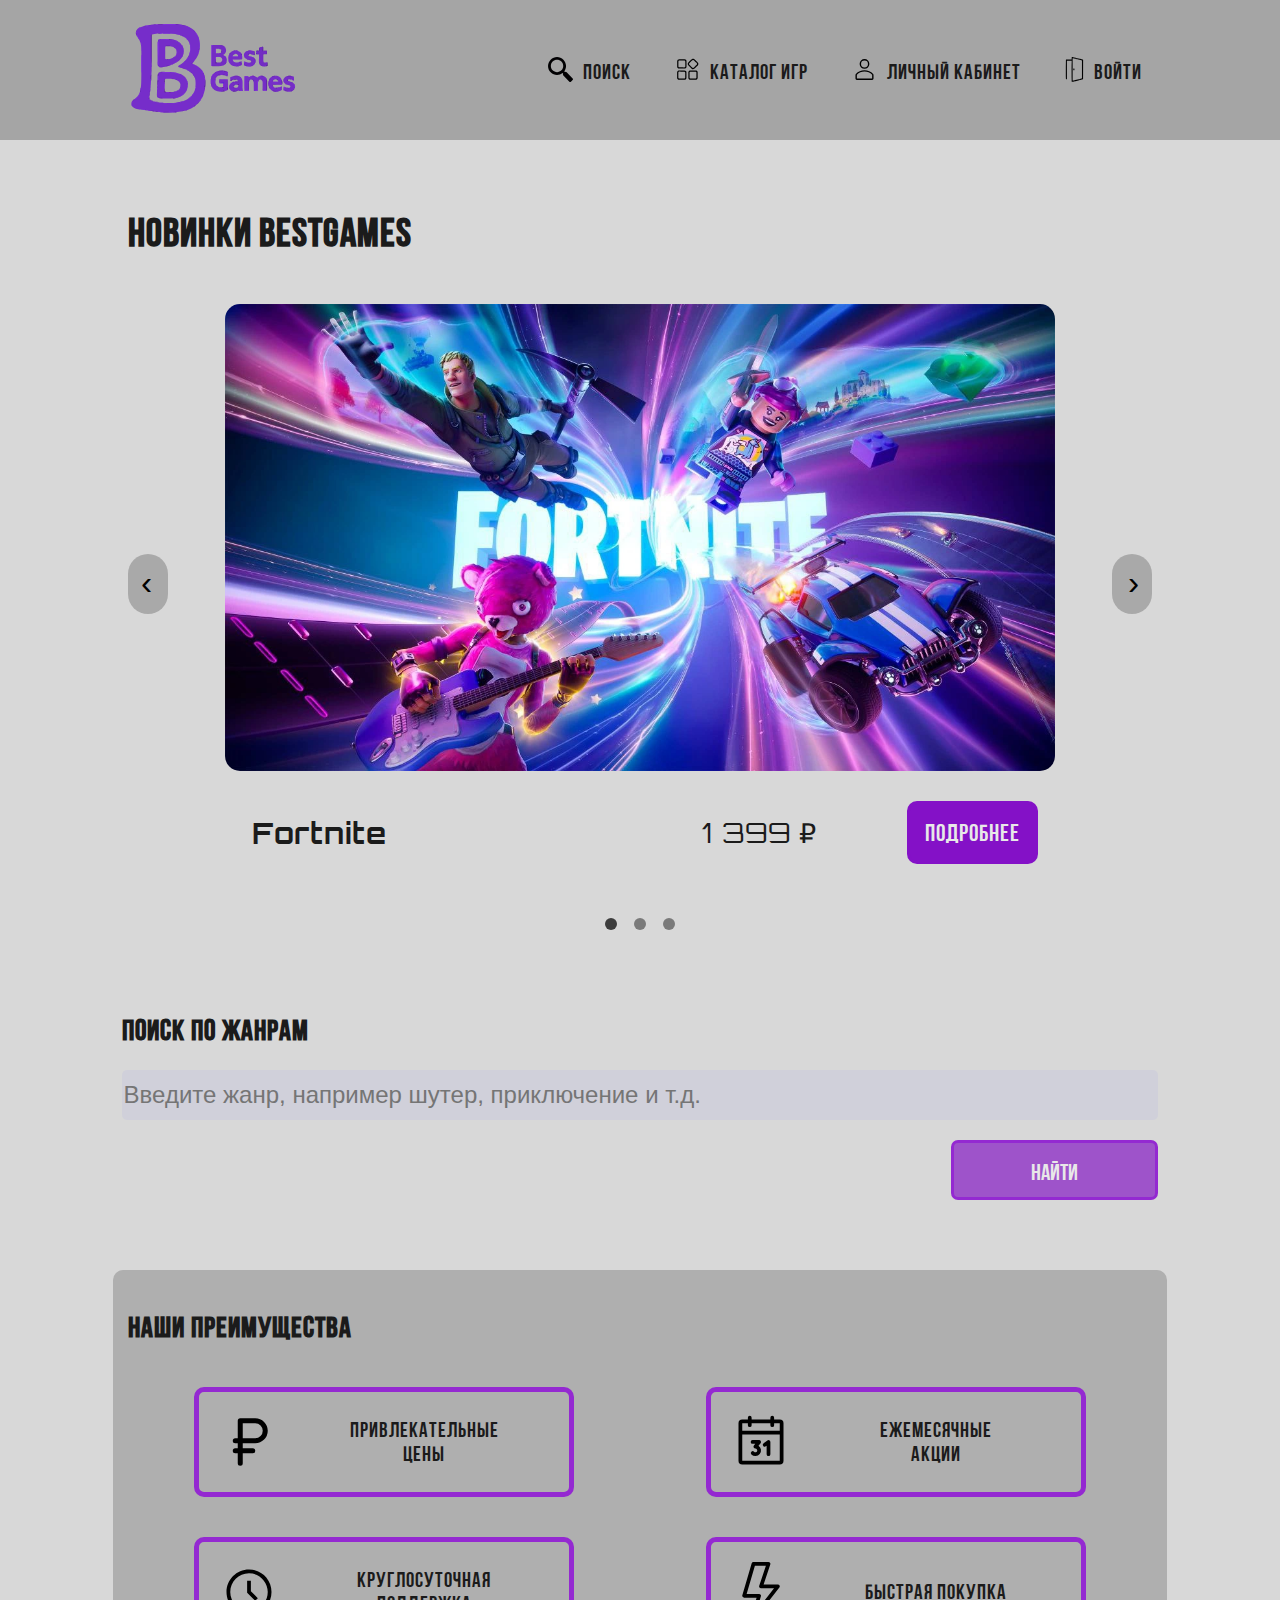
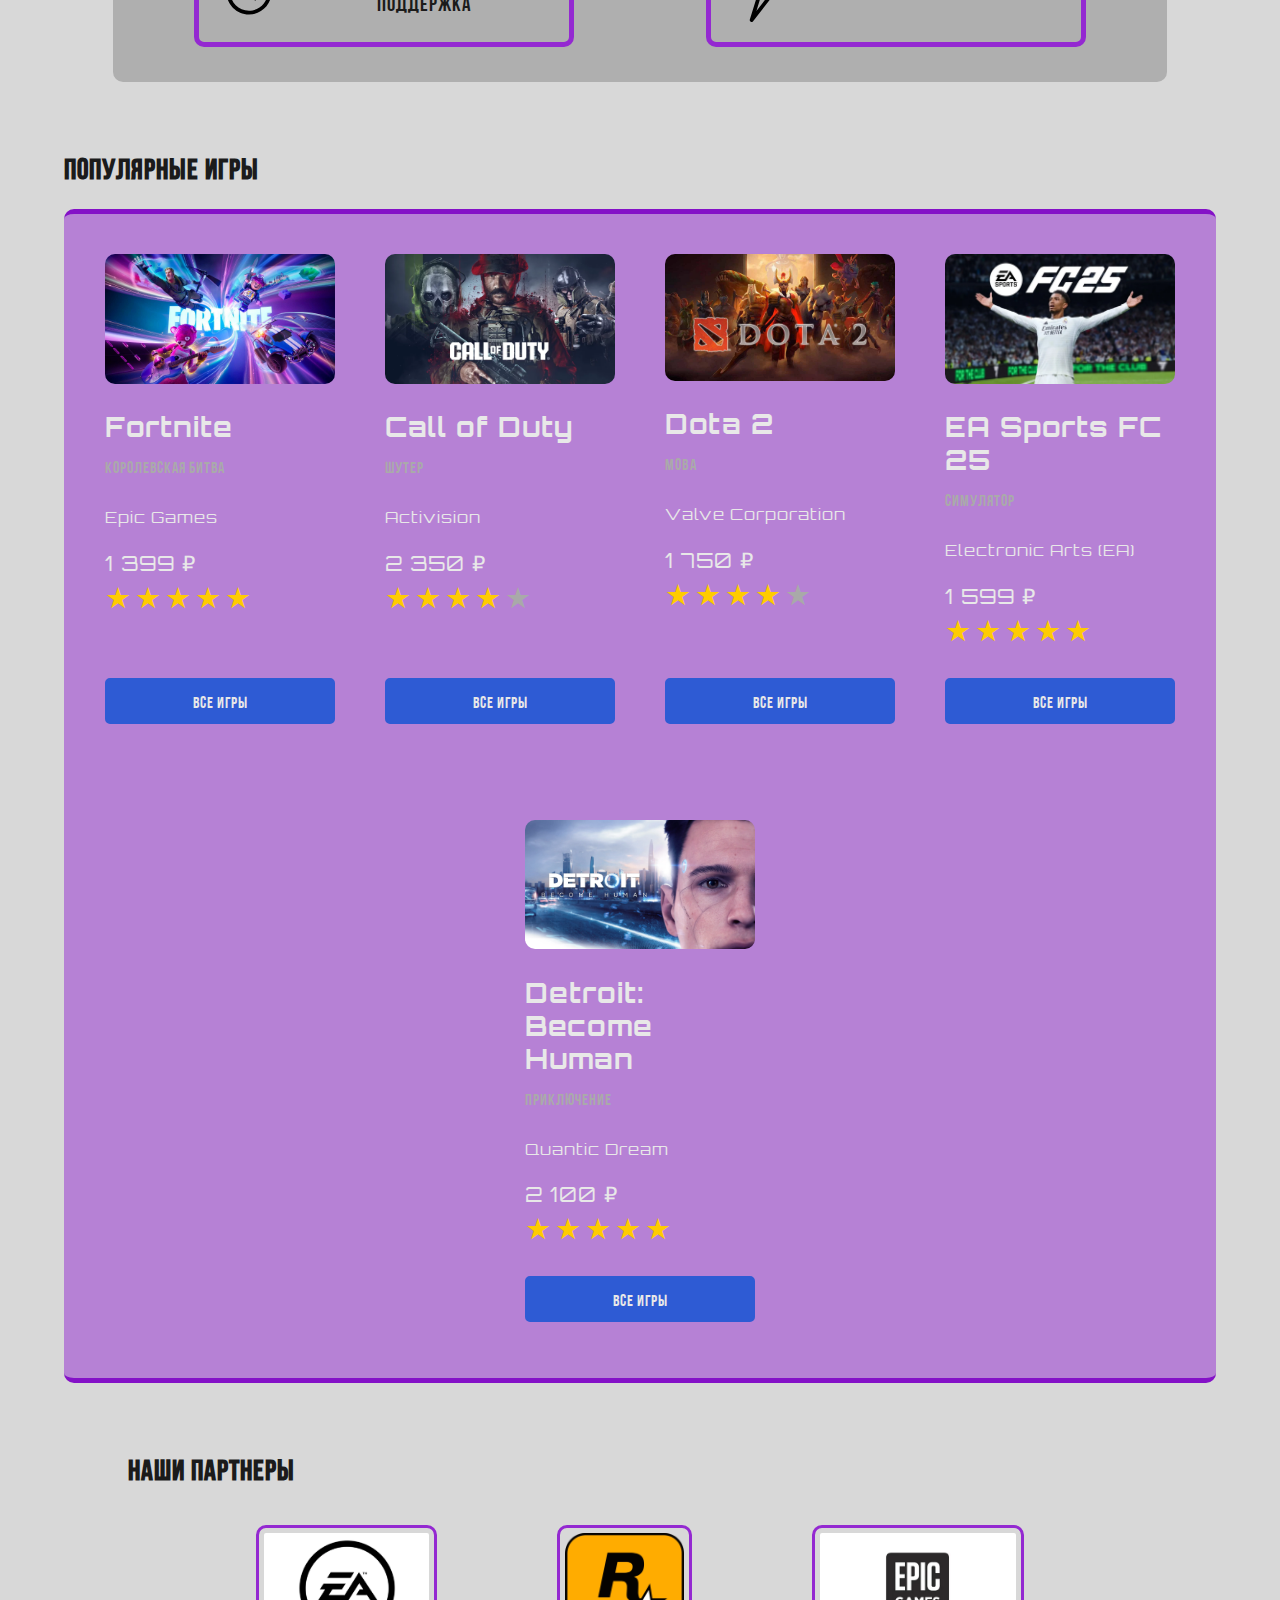
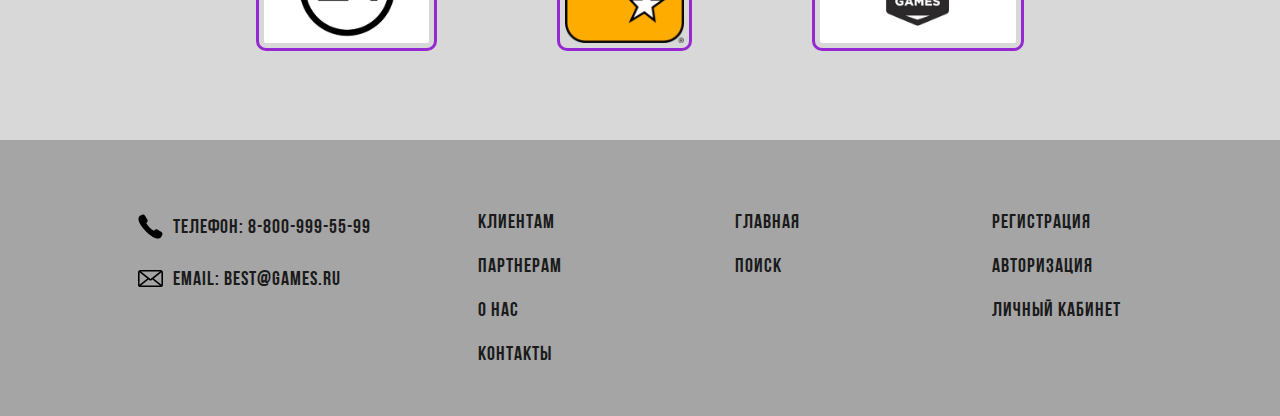
<file: index_light.html>
<!DOCTYPE html>
<html lang="ru">
    <head>
        <meta charset="UTF-8">
        <title>Главная</title>
        <meta name="viewport" content="width=device-width, initial-scale=1.0">
        <link href="css/style.css" rel="stylesheet">
        <link rel="icon" type="image/png" href="img/logo.ico">
    </head>
    <body class="body-light">
        <header class="header header-index header-light">
            <div class="header__main-panel">
                <a href="index_light.html">
                    <img src="img/logo.svg" alt="Логотип" class="header__logotype">
                </a>
                <button class="header__button-menu">
                    <img src="img/burger_light.svg" class="header__icon-menu" alt="меню">
                </button>
            </div>
            <nav class="header__menu">
                <a class="header__menu-item header__menu-item-light" href="index_light.html#search">
                    <img src="img/search_light.svg" class="header__image" alt="поиск">
                    Поиск
                </a>
                <a class="header__menu-item header__menu-item-light" href="catalog.html">
                    <img src="img/catalog_light.svg" class="header__image" alt="каталог">
                    Каталог игр
                </a>
                <a class="header__menu-item header__menu-item-light" href="profile.html">
                    <img src="img/avatar_light.svg" class="header__image" alt="личный кабинет">
                    Личный кабинет
                </a>
                <a class="header__menu-item header__menu-item-light" href="login.html">
                    <img src="img/door_light.svg" class="header__image" alt="вход">
                    Войти
                </a>
            </nav>
        </header>
        <main>
            <h1 class="index-title">Новинки BestGames</h1>
            <section class="slider">
                <div class="slider__content">
                    <button class="slider__button">&#8249;</button>
                    <div class="slider__slide slider__slide_active">
                        <img src="img/fortnite.webp" class="slider__image" alt="фортнайт">
                        <div class="slider__text-block">
                            <h2 class="slider__title">Fortnite</h2>
                            <p class="slider__price">1 399 &#8381;</p>
                            <a href="" class="slider__link">Подробнее</a>
                        </div>
                    </div>
                    <div class="slider__slide">
                        <img src="img/gta.webp" class="slider__image" alt="гта">
                        <div class="slider__text-block">
                            <h2 class="slider__title">Grand Theft Auto V</h2>
                            <p class="slider__price">2 499 &#8381;</p>
                            <a href="" class="slider__link">Подробнее</a>
                        </div>
                    </div>
                    <div class="slider__slide">
                        <img src="img/fifa.webp" class="slider__image" alt="фифа">
                        <div class="slider__text-block">
                            <h2 class="slider__title">EA Sports FC 25</h2>
                            <p class="slider__price">1 599 &#8381;</p>
                            <a href="" class="slider__link">Подробнее</a>
                        </div>
                    </div>
                    <button class="slider__button slider__button_end">&#8250;</button>
                </div>
                <div class="slider__indicators">
                    <button class="slider__indicator slider__indicator-light slider__indicator-light_active"></button>
                    <button class="slider__indicator slider__indicator-light"></button>
                    <button class="slider__indicator slider__indicator-light"></button>
                </div>
            </section>
            <section class="search" id="search">
                <h2 class="search-title">Поиск по жанрам</h2>
                <form class="search__form" method="get" action="index_light.html">
                    <input type="search" name="search" class="search__input" placeholder="Введите жанр, например шутер, приключение и т.д." value="">
                    <div class="search__field-long">
                        <div class="search__hints search__hints-ligh">
                        </div>
                        <button class="button search__button" type="submit">Найти</button>
                    </div>
                </form>
            </section>
            <section class="advantages advantages-light">
                <h2 class="advantages-title">Наши преимущества</h2>
                <div class="advantages__list-of-advantages">
                    <div class="advantages__advantage">
                        <img src="img/rub_light.svg" class="advantages__image" alt="рубль">
                        <p class="advantages__text">Привлекательные цены</p>
                    </div>
                    <div class="advantages__advantage">
                        <img src="img/calendar_light.svg" class="advantages__image" alt="календарь">
                        <p class="advantages__text">Ежемесячные акции</p>
                    </div>
                    <div class="advantages__advantage">
                        <img src="img/clock_light.svg" class="advantages__image" alt="часы">
                        <p class="advantages__text">Круглосуточная поддержка</p>
                    </div>
                    <div class="advantages__advantage">
                        <img src="img/speed_light.svg" class="advantages__image" alt="скорость">
                        <p class="advantages__text">Быстрая покупка</p>
                    </div>
                </div>
            </section>
            <section class="games">
                <h2 class="games-title">Популярные игры</h2>
                <div class="games__list-of-games">
                    <div class="games__card-of-game card-of-game">
                        <a href="catalog.html" class="games__link">
                            <img src="img/fortnite.webp" class="games__image" alt="фортнайт">
                            <h3 class="card-of-game__title">Fortnite</h3>
                            <p class="card-of-game__genre">Королевская битва</p>
                            <p class="card-of-game__company">Epic Games</p>
                            <p class="card-of-game__price">1 399 &#8381;</p>
                            <div class="card-of-game__mark">
                                <div class="card-of-game__mark-star card-of-game__mark-star_yellow">&#9733;</div>
                                <div class="card-of-game__mark-star card-of-game__mark-star_yellow">&#9733;</div>
                                <div class="card-of-game__mark-star card-of-game__mark-star_yellow">&#9733;</div>
                                <div class="card-of-game__mark-star card-of-game__mark-star_yellow">&#9733;</div>
                                <div class="card-of-game__mark-star card-of-game__mark-star_yellow">&#9733;</div>
                            </div>
                            <p class="card-of-game__link-button">Все игры</p>
                        </a>
                    </div>
                    <div class="games__card-of-game card-of-game">
                        <a href="catalog.html" class="games__link">
                            <img src="img/call_of_duty.webp" class="games__image" alt="call of duty">
                            <h3 class="card-of-game__title">Call of Duty</h3>
                            <p class="card-of-game__genre">Шутер</p>
                            <p class="card-of-game__company">Activision</p>
                            <p class="card-of-game__price">2 350 &#8381;</p>
                            <div class="card-of-game__mark">
                                <div class="card-of-game__mark-star card-of-game__mark-star_yellow">&#9733;</div>
                                <div class="card-of-game__mark-star card-of-game__mark-star_yellow">&#9733;</div>
                                <div class="card-of-game__mark-star card-of-game__mark-star_yellow">&#9733;</div>
                                <div class="card-of-game__mark-star card-of-game__mark-star_yellow">&#9733;</div>
                                <div class="card-of-game__mark-star">&#9733;</div>
                            </div>
                            <p class="card-of-game__link-button">Все игры</p>
                        </a>
                    </div>
                    <div class="games__card-of-game card-of-game">
                        <a href="catalog.html" class="games__link">
                            <img src="img/dota_2.webp" class="games__image" alt="дота 2">
                            <h3 class="card-of-game__title">Dota 2</h3>
                            <p class="card-of-game__genre">MOBA</p>
                            <p class="card-of-game__company">Valve Corporation</p>
                            <p class="card-of-game__price">1 750 &#8381;</p>
                            <div class="card-of-game__mark">
                                <div class="card-of-game__mark-star card-of-game__mark-star_yellow">&#9733;</div>
                                <div class="card-of-game__mark-star card-of-game__mark-star_yellow">&#9733;</div>
                                <div class="card-of-game__mark-star card-of-game__mark-star_yellow">&#9733;</div>
                                <div class="card-of-game__mark-star card-of-game__mark-star_yellow">&#9733;</div>
                                <div class="card-of-game__mark-star">&#9733;</div>
                            </div>
                            <p class="card-of-game__link-button">Все игры</p>
                        </a>
                    </div>
                    <div class="games__card-of-game card-of-game">
                        <a href="catalog.html" class="games__link">
                            <img src="img/fifa.webp" class="games__image" alt="фифа">
                            <h3 class="card-of-game__title">EA Sports FC 25</h3>
                            <p class="card-of-game__genre">Симулятор</p>
                            <p class="card-of-game__company">Electronic Arts (EA)</p>
                            <p class="card-of-game__price">1 599 &#8381;</p>
                            <div class="card-of-game__mark">
                                <div class="card-of-game__mark-star card-of-game__mark-star_yellow">&#9733;</div>
                                <div class="card-of-game__mark-star card-of-game__mark-star_yellow">&#9733;</div>
                                <div class="card-of-game__mark-star card-of-game__mark-star_yellow">&#9733;</div>
                                <div class="card-of-game__mark-star card-of-game__mark-star_yellow">&#9733;</div>
                                <div class="card-of-game__mark-star card-of-game__mark-star_yellow">&#9733;</div>
                            </div>
                            <p class="card-of-game__link-button">Все игры</p>
                        </a>
                    </div>
                    <div class="games__card-of-game card-of-game">
                        <a href="catalog.html" class="games__link">
                            <img src="img/detroit.webp" class="games__image" alt="детройт">
                            <h3 class="card-of-game__title">Detroit: Become Human</h3>
                            <p class="card-of-game__genre">Приключение</p>
                            <p class="card-of-game__company">Quantic Dream</p>
                            <p class="card-of-game__price">2 100 &#8381;</p>
                            <div class="card-of-game__mark">
                                <div class="card-of-game__mark-star card-of-game__mark-star_yellow">&#9733;</div>
                                <div class="card-of-game__mark-star card-of-game__mark-star_yellow">&#9733;</div>
                                <div class="card-of-game__mark-star card-of-game__mark-star_yellow">&#9733;</div>
                                <div class="card-of-game__mark-star card-of-game__mark-star_yellow">&#9733;</div>
                                <div class="card-of-game__mark-star card-of-game__mark-star_yellow">&#9733;</div>
                            </div>
                            <p class="card-of-game__link-button">Все игры</p>
                        </a>
                    </div>
                </div>
            </section>
            <section class="partners">
                <h2 class="partners-title">Наши партнеры</h2>
                <div class="partners__list-of-partners">
                    <a href="" class="partners__link">
                        <img src="img/electronic_arts.webp" class="partners__image partners__image-light" alt="electronic arts">
                    </a>
                    <a href="" class="partners__link">
                        <img src="img/rokstar.webp" class="partners__image partners__image-light" alt="rokstar">
                    </a>
                    <a href="" class="partners__link">
                        <img src="img/epic_games.webp" class="partners__image partners__image-light" alt="epic games">
                    </a>                    
                </div>
            </section>
        </main>
        <footer class="footer footer-light">
            <div class="footer__list-of-links">
                <div class="footer__text-block">
                    <img src="img/phone_light.svg" class="footer__image" alt="телефон">
                    <p class="footer__text">Телефон: 8-800-999-55-99</p>
                </div>
                <div class="footer__text-block">
                    <img src="img/email_light.svg" class="footer__image" alt="email">
                    <p class="footer__text">Email: best@games.ru</p>
                </div>
            </div>
            <div class="footer__list-of-links">
                <a href="" class="footer__link footer__link-light">Клиентам</a>
                <a href="" class="footer__link footer__link-light">Партнерам</a>
                <a href="" class="footer__link footer__link-light">О нас</a>
                <a href="" class="footer__link footer__link-light">Контакты</a>
            </div>
            <div class="footer__list-of-links">
                <a href="index.html" class="footer__link footer__link-light">Главная</a>
                <a href="index.html#search" class="footer__link footer__link-light">Поиск</a>
            </div>
            <div class="footer__list-of-links">
                <a href="register.html" class="footer__link footer__link-light">Регистрация</a>
                <a href="login.html" class="footer__link footer__link-light">Авторизация</a>
                <a href="profile.html" class="footer__link footer__link-light">Личный кабинет</a>
            </div>
        </footer>
        <script src="js/script.js"></script>
        <script src="js/script_slider.js"></script>
    </body>
</html>
</file>
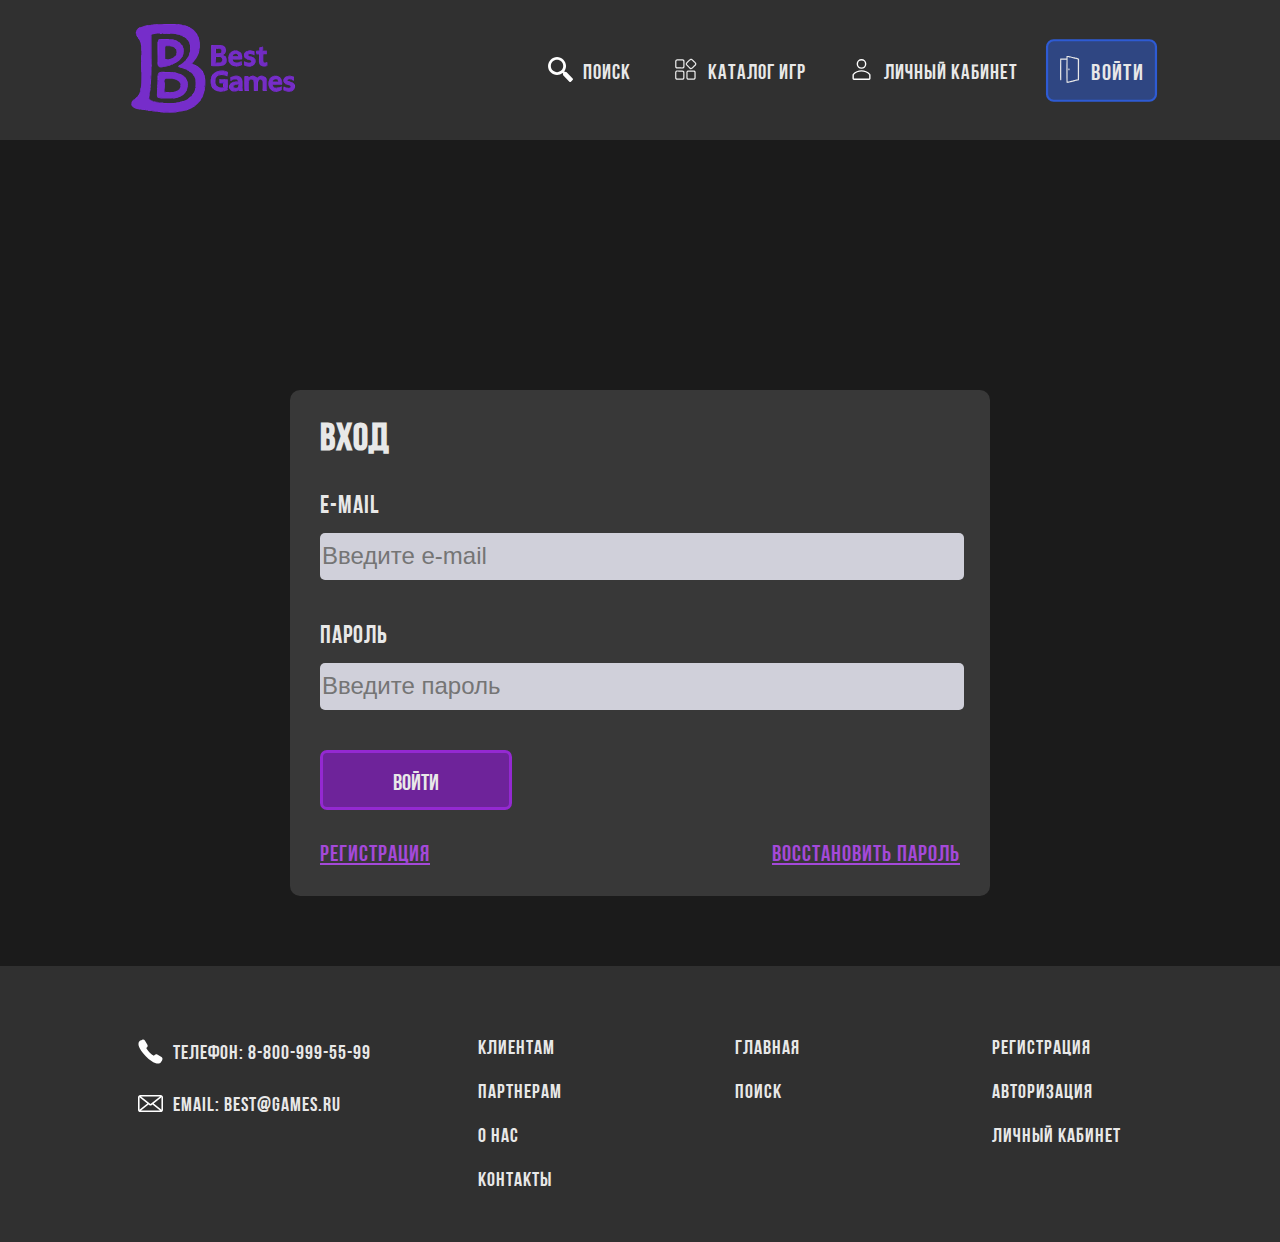
<file: login.html>
<!DOCTYPE html>
<html lang="ru">
    <head>
        <meta charset="UTF-8">
        <title>Вход</title>
        <meta name="viewport" content="width=device-width, initial-scale=1.0">
        <link href="css/style.css" rel="stylesheet">
        <link rel="icon" type="image/png" href="img/logo.ico">
    </head>
    <body>
        <header class="header header-index">
            <div class="header__main-panel">
                <a href="index.html">
                    <img src="img/logo.svg" alt="Логотип" class="header__logotype">
                </a>
                <button class="header__button-menu">
                    <img src="img/burger.svg" class="header__icon-menu" alt="меню">
                </button>
            </div>
            <nav class="header__menu">
                <a class="header__menu-item" href="index.html#search">
                    <img src="img/search.svg" class="header__image" alt="поиск">
                    Поиск
                </a>
                <a class="header__menu-item" href="catalog.html">
                    <img src="img/catalog.svg" class="header__image" alt="каталог">
                    Каталог игр
                </a>
                <a class="header__menu-item" href="profile.html">
                    <img src="img/avatar.svg" class="header__image" alt="личный кабинет">
                    Личный кабинет
                </a>
                <a class="header__menu-item header__menu-item_choice" href="login.html">
                    <img src="img/door.svg" class="header__image" alt="вход">
                    Войти
                </a>
            </nav>
        </header>
        <main>
            <form class="form form-login" action="login.html" method="get">
                <h2 class="form__title">Вход</h2>
                <div class="form__item">
                    <label for="email">E-mail</label>
                    <input id="email" type="email" name="email" placeholder="Введите e-mail">
                </div>
                <div class="form__item">
                    <label for="password">Пароль</label>
                    <input id="password" type="password" name="password" placeholder="Введите пароль">
                </div>
                <button type="submit" class="button form__button-login">Войти</button>
                <div class="form__field-double">
                    <a href="register.html" class="form__link">
                        Регистрация
                    </a>
                    <a href="" class="form__link form__link_end">
                        Восстановить пароль
                    </a>
                </div>
            </form>
        </main>
        <footer class="footer">
            <div class="footer__list-of-links">
                <div class="footer__text-block">
                    <img src="img/phone.svg" class="footer__image" alt="телефон">
                    <p class="footer__text">Телефон: 8-800-999-55-99</p>
                </div>
                <div class="footer__text-block">
                    <img src="img/email.svg" class="footer__image" alt="email">
                    <p class="footer__text">Email: best@games.ru</p>
                </div>
            </div>
            <div class="footer__list-of-links">
                <a href="" class="footer__link">Клиентам</a>
                <a href="" class="footer__link">Партнерам</a>
                <a href="" class="footer__link">О нас</a>
                <a href="" class="footer__link">Контакты</a>
            </div>
            <div class="footer__list-of-links">
                <a href="index.html" class="footer__link">Главная</a>
                <a href="index.html#search" class="footer__link">Поиск</a>
            </div>
            <div class="footer__list-of-links">
                <a href="register.html" class="footer__link">Регистрация</a>
                <a href="login.html" class="footer__link">Авторизация</a>
                <a href="profile.html" class="footer__link">Личный кабинет</a>
            </div>
        </footer>
        <script src="js/script.js"></script>
    </body>
</html>
</file>
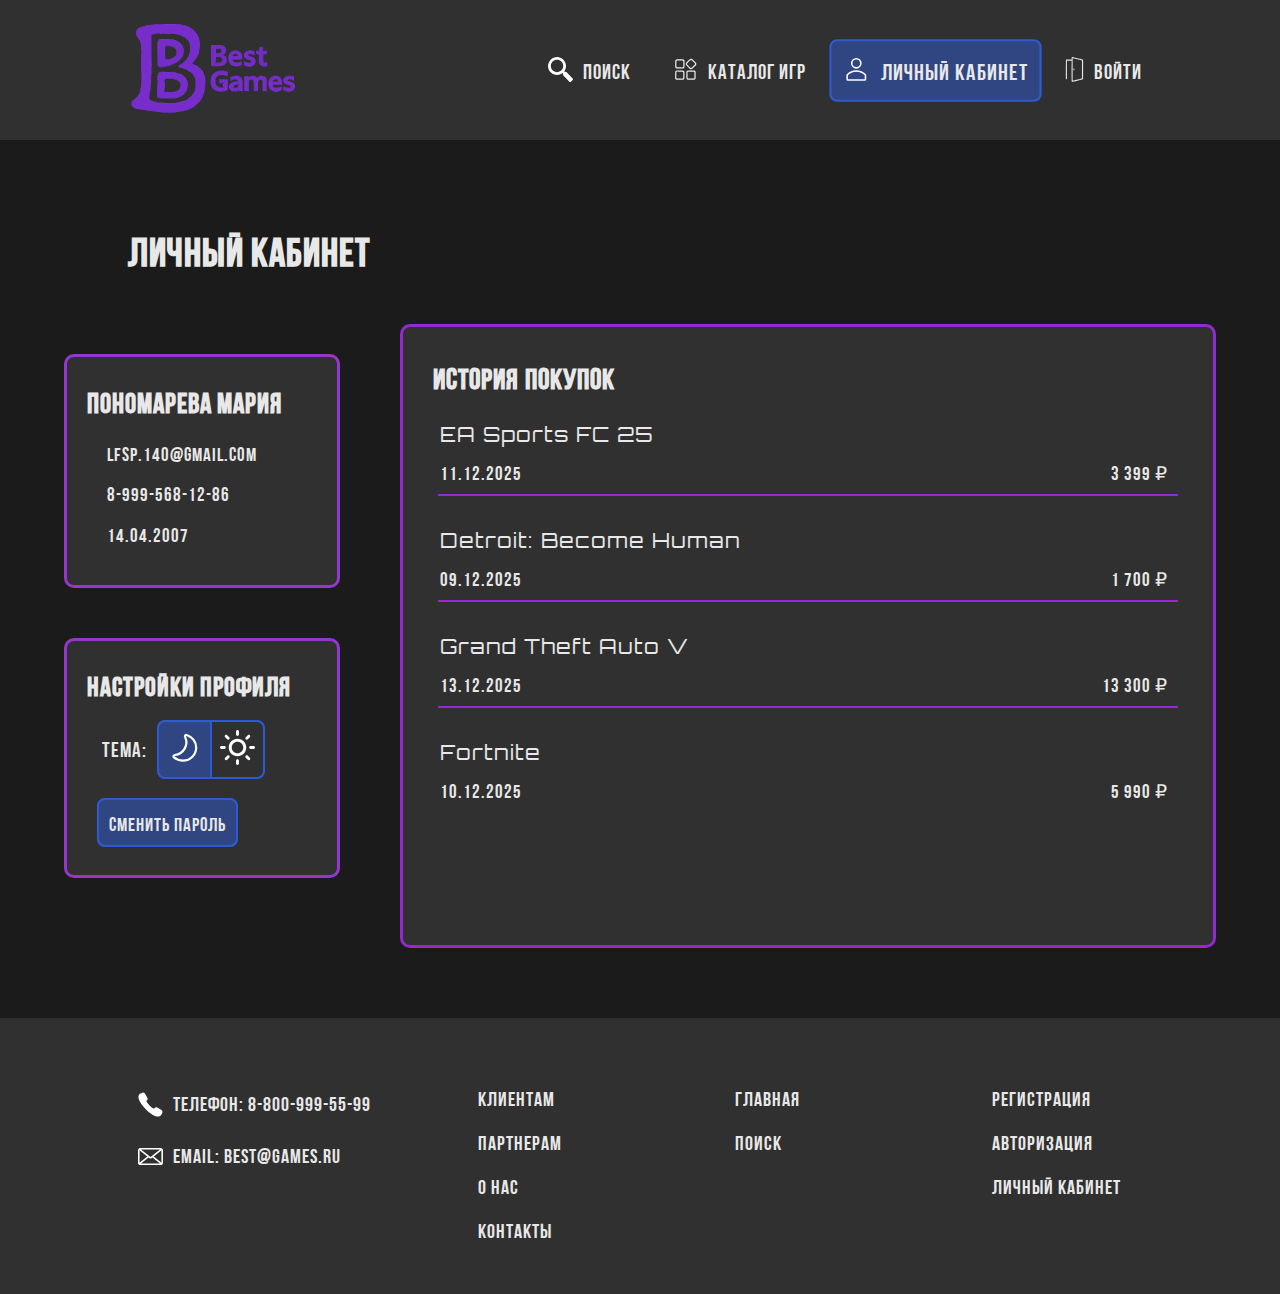
<file: profile.html>
<!DOCTYPE html>
<html lang="ru">
    <head>
        <meta charset="UTF-8">
        <title>Личный кабинет</title>
        <meta name="viewport" content="width=device-width, initial-scale=1.0">
        <link href="css/style.css" rel="stylesheet">
        <link rel="icon" type="image/png" href="img/logo.ico">
    </head>
    <body>
        <header class="header header-index">
            <div class="header__main-panel">
                <a href="index.html">
                    <img src="img/logo.svg" alt="Логотип" class="header__logotype">
                </a>
                <button class="header__button-menu">
                    <img src="img/burger.svg" class="header__icon-menu" alt="меню">
                </button>
            </div>
            <nav class="header__menu">
                <a class="header__menu-item" href="index.html#search">
                    <img src="img/search.svg" class="header__image" alt="поиск">
                    Поиск
                </a>
                <a class="header__menu-item" href="catalog.html">
                    <img src="img/catalog.svg" class="header__image" alt="каталог">
                    Каталог игр
                </a>
                <a class="header__menu-item header__menu-item_choice" href="profile.html">
                    <img src="img/avatar.svg" class="header__image" alt="личный кабинет">
                    Личный кабинет
                </a>
                <a class="header__menu-item" href="login.html">
                    <img src="img/door.svg" class="header__image" alt="вход">
                    Войти
                </a>
            </nav>
        </header>
        <main>
            <h1 class="catalog-title">Личный кабинет</h1>
            <section class="main-panel">
                <div class="main-panel__user-panel">
                    <div class="main-panel__info-user">
                        <h2 class="main-panel__info-user-title">Пономарева Мария</h2>
                        <div class="main-panel__info-user-data">
                            <p>lfsp.140@gmail.com</p>
                            <p>8-999-568-12-86</p>
                            <p>14.04.2007</p>
                        </div>
                    </div>
                    <div class="main-panel__settings">
                        <h2 class="main-panel__settings-title">Настройки профиля</h2>
                        <div class="main-panel__theme-block">
                            <p class="main-panel__theme-title">Тема:</p>
                            <div class="main-panel__theme-control-block">
                                <a class="main-panel__theme main-panel__theme_left main-panel__theme_choice" href="index.html">
                                    <img src="img/dark.svg" class="main-panel__image" alt="темная">
                                </a>
                                <a class="main-panel__theme main-panel__theme_right" href="index_light.html">
                                    <img src="img/light.svg" class="main-panel__image" alt="светлая">
                                </a>
                            </div>
                        </div>
                        <a class="main-panel__new-password" href="">Сменить пароль</a>
                    </div>
                </div>
                <div class="main-panel__history-buys">
                    <h2 class="main-panel__history-buys-title">История покупок</h2>
                    <div class="main-panel__buy">
                        <p class="main-panel__buy-name">EA Sports FC 25</p>
                        <div class="main-panel__buy-info">
                            <p class="main-panel__buy-date">11.12.2025</p>
                            <p class="main-panel__buy-price">3 399 &#8381;</p>
                        </div>
                    </div>
                    <div class="main-panel__buy">
                        <p class="main-panel__buy-name">Detroit: Become Human</p>
                        <div class="main-panel__buy-info">
                            <p class="main-panel__buy-date">09.12.2025</p>
                            <p class="main-panel__buy-price">1 700 &#8381;</p>
                        </div>
                    </div>
                    <div class="main-panel__buy">
                        <p class="main-panel__buy-name">Grand Theft Auto V</p>
                        <div class="main-panel__buy-info">
                            <p class="main-panel__buy-date">13.12.2025</p>
                            <p class="main-panel__buy-price">13 300 &#8381;</p>
                        </div>
                    </div>
                    <div class="main-panel__buy main-panel__buy_end">
                        <p class="main-panel__buy-name">Fortnite</p>
                        <div class="main-panel__buy-info">
                            <p class="main-panel__buy-date">10.12.2025</p>
                            <p class="main-panel__buy-price">5 990 &#8381;</p>
                        </div>
                    </div>
                </div>
            </section>
        </main>
        <footer class="footer">
            <div class="footer__list-of-links">
                <div class="footer__text-block">
                    <img src="img/phone.svg" class="footer__image" alt="телефон">
                    <p class="footer__text">Телефон: 8-800-999-55-99</p>
                </div>
                <div class="footer__text-block">
                    <img src="img/email.svg" class="footer__image" alt="email">
                    <p class="footer__text">Email: best@games.ru</p>
                </div>
            </div>
            <div class="footer__list-of-links">
                <a href="" class="footer__link">Клиентам</a>
                <a href="" class="footer__link">Партнерам</a>
                <a href="" class="footer__link">О нас</a>
                <a href="" class="footer__link">Контакты</a>
            </div>
            <div class="footer__list-of-links">
                <a href="index.html" class="footer__link">Главная</a>
                <a href="index.html#search" class="footer__link">Поиск</a>
            </div>
            <div class="footer__list-of-links">
                <a href="register.html" class="footer__link">Регистрация</a>
                <a href="login.html" class="footer__link">Авторизация</a>
                <a href="profile.html" class="footer__link">Личный кабинет</a>
            </div>
        </footer>
        <script src="js/script.js"></script>
    </body>
</html>
</file>
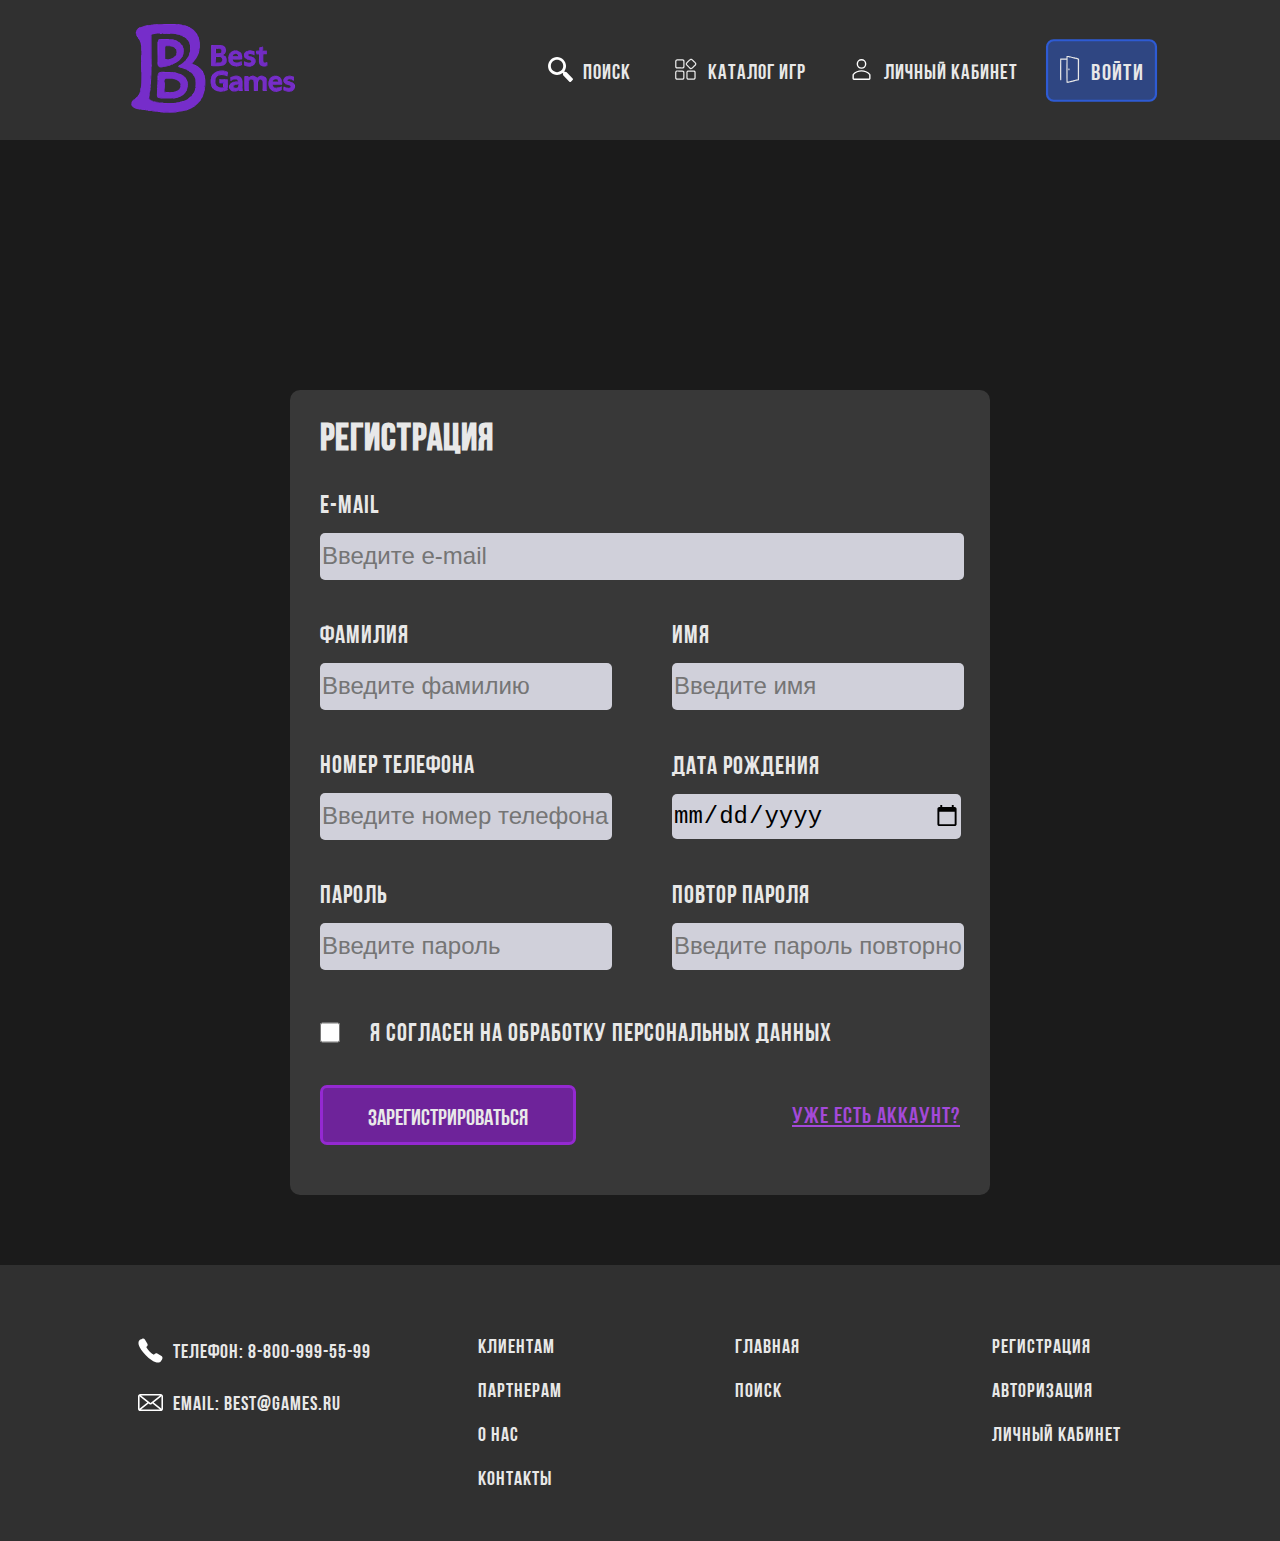
<file: register.html>
<!DOCTYPE html>
<html lang="ru">
    <head>
        <meta charset="UTF-8">
        <title>Регистрация</title>
        <meta name="viewport" content="width=device-width, initial-scale=1.0">
        <link href="css/style.css" rel="stylesheet">
        <link rel="icon" type="image/png" href="img/logo.ico">
    </head>
    <body>
        <header class="header header-index">
            <div class="header__main-panel">
                <a href="index.html">
                    <img src="img/logo.svg" alt="Логотип" class="header__logotype">
                </a>
                <button class="header__button-menu">
                    <img src="img/burger.svg" class="header__icon-menu" alt="меню">
                </button>
            </div>
            <nav class="header__menu">
                <a class="header__menu-item" href="index.html#search">
                    <img src="img/search.svg" class="header__image" alt="поиск">
                    Поиск
                </a>
                <a class="header__menu-item" href="catalog.html">
                    <img src="img/catalog.svg" class="header__image" alt="каталог">
                    Каталог игр
                </a>
                <a class="header__menu-item" href="profile.html">
                    <img src="img/avatar.svg" class="header__image" alt="личный кабинет">
                    Личный кабинет
                </a>
                <a class="header__menu-item header__menu-item_choice" href="login.html">
                    <img src="img/door.svg" class="header__image" alt="вход">
                    Войти
                </a>
            </nav>
        </header>
        <main>
            <form class="form" action="login.html" method="get">
                <h2 class="form__title">Регистрация</h2>
                <div class="form__item">
                    <label for="email">E-mail</label>
                    <input id="email" type="email" name="email" placeholder="Введите e-mail">
                </div>
                <div class="form__field-double">
                    <div class="form__item form__item_short">
                        <label for="surname">Фамилия</label>
                        <input id="surname" type="text" name="surname" placeholder="Введите фамилию">
                    </div>
                    <div class="form__item form__item_short">
                        <label for="name_user">Имя</label>
                        <input id="name_user" type="text" name="name_user" placeholder="Введите имя">
                    </div>
                </div>
                <div class="form__field-double">
                    <div class="form__item form__item_short">
                        <label for="phone">Номер телефона</label>
                        <input id="phone" type="tel" name="phone" placeholder="Введите номер телефона">
                    </div>
                    <div class="form__item form__item_short">
                        <label for="birthday">Дата рождения</label>
                        <input id="birthday" type="date" name="birthday">
                    </div>
                </div>
                <div class="form__field-double">
                    <div class="form__item form__item_short">
                        <label for="password">Пароль</label>
                        <input id="password" type="password" name="password" placeholder="Введите пароль">
                    </div>
                    <div class="form__item form__item_short">
                        <label for="replay_password">Повтор пароля</label>
                        <input id="replay_password" type="password" name="replay_password" placeholder="Введите пароль повторно">
                    </div>
                </div>
                <label class="form__check-person-data" for="approval">
                    <input type="checkbox" value="person_data" name="approval" id="approval" class="form__checkbox">
                    Я согласен на обработку персональных данных
                </label>
                <div class="form__field-double">
                    <button type="submit" class="button form__button-register">Зарегистрироваться</button>
                    <a href="login.html" class="form__link form__link_end">
                        Уже есть аккаунт?
                    </a>
                </div>
            </form>
        </main>
        <footer class="footer">
            <div class="footer__list-of-links">
                <div class="footer__text-block">
                    <img src="img/phone.svg" class="footer__image" alt="телефон">
                    <p class="footer__text">Телефон: 8-800-999-55-99</p>
                </div>
                <div class="footer__text-block">
                    <img src="img/email.svg" class="footer__image" alt="email">
                    <p class="footer__text">Email: best@games.ru</p>
                </div>
            </div>
            <div class="footer__list-of-links">
                <a href="" class="footer__link">Клиентам</a>
                <a href="" class="footer__link">Партнерам</a>
                <a href="" class="footer__link">О нас</a>
                <a href="" class="footer__link">Контакты</a>
            </div>
            <div class="footer__list-of-links">
                <a href="index.html" class="footer__link">Главная</a>
                <a href="index.html#search" class="footer__link">Поиск</a>
            </div>
            <div class="footer__list-of-links">
                <a href="register.html" class="footer__link">Регистрация</a>
                <a href="login.html" class="footer__link">Авторизация</a>
                <a href="profile.html" class="footer__link">Личный кабинет</a>
            </div>
        </footer>
        <script src="js/script.js"></script>
    </body>
</html>
</file>
<file: css/style.css>
@font-face {
    font-family: 'Orbitron';
    src: url('../fonts/Orbitron.ttf');
}
@font-face {
    font-family: 'Bebas Neue';
    src: url('../fonts/Bebas Neue Cyrillic.ttf');
}
@font-face {
    font-family: 'Bebas Neue Regular';
    src: url('../fonts/BebasNeue-Regular.ttf');
}

body {
    background-color: #1b1b1b;
    color: #e8e8e8;
    font-family: "Bebas Neue";
    letter-spacing: 1px;
    margin: 0px;
}

.button {
    background-color: rgba(134, 27, 196, 0.7);
    border: 3px solid #9429d1;
    color: #e8e8e8;
    font-size: 17pt;
    font-family: "Bebas Neue";
    padding-top: 5px;
    height: 60px;
    border-radius: 7px;
    transition: all 0.5s ease;
}
.button:hover {
    background-color: #9429d1;
}

/*header*/
.header {
    width: 80%;
    background-color: #303030;
    padding: 20px 10%;
    display: flex;
    justify-content: space-between;
    align-items: center;
    position: fixed;
    top: 0;
    z-index: 3;
}
.header-index {
    position: static;
}
.header__logotype {
    width: 20%;
    border-radius: 15px;
}
.header__main-panel {
    display: flex;
    justify-content: space-between;
}
.header__button-menu {
    display: none;
    background-color: transparent;
    border: 0px;
}
.header__icon-menu {
    width: 40px;
}
.header__menu {
    font-size: 20pt;
    width: 60%;
    display: flex;
    justify-content: space-between;
    align-items: center;
}
.header__menu-item {
    color: #e8e8e8;
    display: flex;
    align-items: center;
    text-decoration: none;
    padding: 13px 10px 10px 10px;
    border-radius: 7px;
    transition: all 0.5s ease;
}
.header__menu-item:hover {
    background-color: rgb(46, 91, 212, 0.5);
    transform: scale(110%);
}
.header__menu-item_choice {
    border: 2px solid #2e5bd4;
    background-color: rgb(46, 91, 212, 0.5);
    transform: scale(110%);
}
.header__image {
    height: 25px;
    margin-right: 10px;
    margin-bottom: 5px;
}

.index-title {
    font-size: 32pt;
    margin: 70px 0px 0px 10%;
}
/*index.html слайдер*/
.search-title,
.advantages-title,
.partners-title,
.games-title {
    font-size: 22pt;
}
.slider {
    width: 80%;
    margin: 70px auto 120px auto;
}
.slider__content {
    display: flex;
    align-items: center;
    justify-content: space-between;
}
.slider__button {
    height: 60px;
    width: 60px;
    border-radius: 30px;
    background-color: #a9a9a9;
    border: 0px;
    font-size: 25pt;
    padding: 0px 3px 3px 0px;
}
.slider__button_end {
    padding: 0px 0px 3px 3px;
}
.slider__indicators {
    text-align: center;
    margin-top: 50px;
}
.slider__indicator {
    width: 15px;
    height: 15px;
    border-radius: 30px;
    margin: 0px 7px;
    background-color: #6d6d6d;
    border: 0px;
}
.slider__indicator_active {
    background-color: #dbdbdb;
}
.slider__slide {
    display: none;
    align-items: center;
    margin: 0px 50px;
    width: 80%;
    justify-content: space-around;
}
.slider__slide_active {
    display: flex;
}
.slider__image {
    height: 430px;
    border-radius: 15px;
    margin-right: 50px;
}
.slider__text-block {
    font-size: 24pt;
}
.slider__title {
    margin-bottom: 0px;
    font-family: "Orbitron";
}
.slider__price {
    margin: 15px 0px 70px 10px;
    font-family: "Orbitron";
}
.slider__link {
    padding: 15px 30px 10px 30px;
    color: #e8e8e8;
    text-decoration: none;
    border-radius: 10px;
    font-size: 20pt;
    border: 3px solid #8411c7;
    background-color: #8411c7;
    transition: all 0.5s ease;
}
.slider__link:hover {
    background-color: rgb(149, 55, 204, 0.5);
}
/*index.html поиск по жанрам*/
.search {
    margin: 0px auto;
    border-radius: 8px;
    width: 81%;
}
.search__form {
    display: flex;
    flex-direction: column;
    font-size: 20pt;
    width: 100%;
    margin: 0px auto;
}
.search__input {
    width: 100%;
    margin: 0px;
    height: 50px;
}
.search__field-long {
    display: flex;
    width: 100%;
    justify-content: space-between;
}
.search__button {
    width: 15%;
    margin: 20px 0px 0px auto;
}
.search__hints {
    display: none;
    margin-top: 5px;
    width: 20%;
    background-color: #3d3d3d;
    border-radius: 8px;
    font-size: 16pt;
    letter-spacing: 3px;
    height: fit-content;
}
.search__hints_active {
    display: block;
}
.search__hint {
    border-top: 2px solid black;
    margin: 0px;
    padding: 10px 10px;
}
.search__hint:hover {
    cursor: pointer;
}
/*index.html преимущества*/
.advantages {
    width: 80%;
    margin: 100px auto 50px auto;
    padding: 15px 30px 30px 30px; 
    border-radius: 10px;
    background-color: #303030;
}
.advantages__list-of-advantages {
    display: flex;
    justify-content: space-around;
    flex-wrap: wrap;
}
.advantages__advantage {
    border: 5px solid #9429d1;
    padding: 20px;
    border-radius: 10px;
    display: flex;
    align-items: center;
    justify-content: space-around;
    width: 18%;
    font-size: 17pt;
    margin: 20px 10px;
    text-align: center;
}
.advantages__image {
    height: 60px;
    margin: 0px auto;
}
/*index.html популярные игры*/
.games {
    width: 80%;
    margin: 70px auto;
}
.games__list-of-games {
    width: 96%;
    margin: 0px auto;
    display: flex;
    justify-content: space-around;
    flex-wrap: wrap;
    border-bottom: 5px solid #8411c7;
    border-top: 5px solid #8411c7;
    background-color: rgb(148, 41, 209, 0.5);
    border-radius: 10px;
}
.games__link {
    text-decoration: none;
    color: #e8e8e8;
    height: 100%;
    display: flex;
    flex-direction: column;
}
.games__card-of-game {
    margin: 30px 15px;
    padding: 20px;
    width: 15%;
    position: relative;
    transition: all 0.5s ease;
}
.games__card-of-game::before {
    content: '';
    position: absolute;
    top: 0;
    bottom: 0;
    left: 0;
    right: 0;
    border: 3px solid transparent;
    border-radius: 10px;
    transition: all 0.5s ease;
    pointer-events: none;
}
.games__card-of-game:hover::before {
    border: 4px solid #9429d1;
}
.games__card-of-game:hover {
    transform: scale(105%);
}
.games__image {
    width: 100%;
    border-radius: 10px;
}
/*index.html партнеры*/
.partners {
    width: 80%;
    margin: 50px auto;
}
.partners__list-of-partners {
    display: flex;
    align-items: center;
    justify-content: center;
    flex-wrap: wrap;
}
.partners__link {
    margin: 0px 30px;
}
.partners__image {
    height: 150px;
    border-radius: 10px;
}

/*catalog.html стили для страницы каталога*/
.catalog-title {
    margin: 50px 0px 0px 10%;
    font-size: 30pt;
}
.catalog {
    display: flex;
    justify-content: space-between;
    width: 85%;
    margin: 30px auto 50px auto;
}
.catalog__filter {
    border: 2px solid #9429d1;
    background-color: #383838;
    width: 15%;
    margin: 30px 30px 50px 0px;
    height: fit-content;
    border-radius: 10px;
    font-size: 14pt;
}
.catalog__top-block {
    display: flex;
    border-bottom: 2px solid #9429d1;
}
.catalog__filter-title {
    font-size: 20pt;
    margin: 20px 10px 10px 0px;
    padding: 0px 0px 10px 20px;
    width: 92%;
}
.catalog__image-down {
    width: 30px;
    margin-right: 30px;
    display: none;
}
.catalog__filter-name {
    font-size: 16pt;
    margin: 20px 20px 10px 0px;
    font-weight: bold;
}
.catalog__form {
    margin: 0px 20px 20px 20px;
    display: flex;
    flex-direction: column;
}
.catalog__genre {
    display: flex;
    align-items: center;
    margin-left: 15px;
}
.catalog__genre-checkbox {
    min-width: 20px;
    max-width: 20px;
    margin: 0px 10px 0px 0px;
}
.catalog__button {
    font-size: 16pt;
    padding: 10px 20px 7px 20px;
    height: fit-content;
    margin-top: 20px;
}
.catalog__list-of-cards {
    width: 80%;
    margin: 0px auto 50px auto;
    display: flex;
    justify-content: space-between;
    flex-wrap: wrap;
    z-index: 0;
}
.catalog__card-of-game {
    width: 18%;
    margin: 30px 10px;
    border: solid 3px #9537cc;
    padding: 20px 30px 40px 30px;
    border-radius: 10px;
    transition: all 0.5s ease;
    font-size: 14pt;
    display: flex;
    flex-direction: column;
}
.catalog__card-of-game:hover {
    background-color: rgb(149, 55, 204, 0.5);
    transform: scale(105%);
}
.catalog__image {
    width: 100%;
    height: fit-content;
    border-radius: 7px;
    margin: 0px auto;
}
.card-of-game__title {
    font-size: 20pt;
    margin-bottom: 5px;
    font-family: "Orbitron";
}
.card-of-game__genre {
    color: #aaaaaa;
    font-size: 12pt;
    margin: 10px 0px 30px 0px;
}
.card-of-game__company {
    margin: 0px;
    font-family: "Orbitron";
}
.card-of-game__price {
    margin-bottom: 5px;
    font-size: 16pt;
    font-family: "Orbitron";
}
.card-of-game__mark {
    display: flex;
    margin-bottom: 30px;
}
.card-of-game__mark-star {
    font-size: 22pt;
    margin-right: 3px;
    color: #a9a9a9;
}
.card-of-game__mark-star_yellow {
    color: #ffcc00
}
.card-of-game__link-button  {
    padding: 13px 10px 10px 10px;
    border: 2px solid #2e5bd4;
    background-color: #2e5bd4;
    border-radius: 5px;
    color: #e8e8e8;
    text-decoration: none;
    margin-top: auto;
    text-align: center;
    align-items: end;
}

/*profile.html личный кабинет пользователя*/
.main-panel {
    width: 70%;
    display: flex;
    justify-content: space-between;
    margin: 50px auto 70px auto;
}
.main-panel__user-panel {
    width: 30%;
}
.main-panel__info-user {
    padding: 20px;
    border: 3px solid #9537cc;
    border-radius: 10px;
    margin: 0px 20px 0px 0px;
    background-color: #303030;
}
.main-panel__info-user-title {
    font-size: 21pt;
    margin-top: 10px;
}
.main-panel__info-user-data {
    margin-left: 20px;
    font-size: 14pt;
}
.main-panel__settings {
    padding: 20px 20px 40px 20px;
    border: 3px solid #9537cc;
    border-radius: 10px;
    margin: 30px 20px 0px 0px;
    background-color: #303030;
}
.main-panel__settings-title {
    font-size: 20pt;
    margin-top: 10px;
    margin-bottom: 15px;
}
.main-panel__theme-block {
    display: flex;
    justify-content: start;
    align-items: center;
    margin: 15px 20px 30px 20px;
    width: 55%;
}
.main-panel__theme-title {
    font-size: 16pt;
}
.main-panel__theme-control-block {
    display: flex;
    justify-content: space-between;
    border: 2px solid #2e5bd4;
    border-radius: 8px;
    margin-left: 10px;
}
.main-panel__theme {
    padding: 8px;
    text-align: center;
    width: 50%;
}
.main-panel__theme_choice {
    background-color: rgb(46, 91, 212, 0.5);
}
.main-panel__theme_left {
    border-right: 2px solid #2e5bd4;
}
.main-panel__image {
    width: 35px;
}
.main-panel__new-password {
    color: #e8e8e8;
    text-decoration: none;
    padding: 13px 10px 10px 10px;
    border: 2px solid #2e5bd4;
    background-color: rgb(46, 91, 212, 0.5);
    border-radius: 8px;
    margin: 0px 10px 0px 10px;
    font-size: 14pt;
    transition: all 0.5s ease;
}
.main-panel__new-password:hover {
    background-color: #2e5bd4;
}
/*profile.html история покупок*/
.main-panel__history-buys {
    width: 70%;
    margin: 0px auto;
    border: 3px solid #9429d1;
    border-radius: 10px;
    padding: 20px;
    background-color: #303030;
}
.main-panel__history-buys-title {
    font-size: 22pt;
    margin-top: 10px;
}
.main-panel__buy {
    display: flex;
    align-items: center;
    padding-left: 2px;
    border-bottom: 2px solid #9429d1;
    margin: 10px 20px 20px 20px;
    position: relative;
    transition: all 0.5s ease;
}
.main-panel__buy:hover {
    background-color: rgb(148, 41, 209, 0.5);
}
.main-panel__buy::after {
    content: '';
    position: absolute;
    height: 0;
    width: 2px;
    left: 0;
    bottom: 0;
    background-color: #9429d1;
    transition: all 0.5s ease;
}
.main-panel__buy:hover::after {
    height: 65px;
}
.main-panel__buy::before {
    content: '';
    position: absolute;
    height: 0;
    width: 2px;
    right: 0;
    bottom: 0;
    background-color: #9429d1;
    transition: all 0.5s ease;
}
.main-panel__buy:hover::before {
    height: 65px;
}
.main-panel__buy_end {
    border-bottom: 0px;
    position: static;
}
.main-panel__buy_end:hover {
    background-color: rgb(148, 41, 209, 0.5);
}
.main-panel__buy-name {
    width: 65%;
    font-size: 16pt;
    margin: 20px;
    font-family: "Orbitron";
}
.main-panel__buy-info {
    display: flex;
    justify-content: space-between;
    align-items: center;
    width: 40%;
    font-size: 16pt;
}
.main-panel__buy-date {
    margin: 10px;
    text-align: center;
}
.main-panel__buy-price {
    margin: 20px;
    text-align: right;
}

/*admin.html, login.html, register.html стили для формы*/
.form {
    background-color: #383838;
    border-radius: 10px;
    padding: 30px 50px 40px 50px;
    margin: 170px auto 0px auto;
    font-size: 19pt;
    width: 50%;
}
.form-login {
    width: 40%;
}
.form__title {
    margin-top: 10px;
}
.form__title-admin {
    margin-bottom: 10px;
}
.form__item {
    margin-top: 30px;
}
.form__item_short {
    width: 45%;
}
.form__field-double {
    display: flex;
    justify-content: space-between;
    align-items: center;
}
.form__button-login {
    width: 25%;
    margin-top: 40px;
    margin-bottom: 15px;
}
.form__button-register {
    width: 35%;
    margin-top: 20px;
}
.form__button-admin {
    width: 25%;
    margin-top: 30px;
}
.form__link {
    width: fit-content;
    font-size: 17pt;
    color: #a449d9;
    margin-top: 30px;
    transition: all 0.3s;
}
.form__link_end {
    text-align: right;
}
.form__link:hover {
    transform: scale(103%);
}
input, textarea {
    font-size: 18pt;
    width: 100%;
    height: 45px;
    margin: 15px 0px 10px 0px;
    border-radius: 5px;
    background-color: #d0d0da;
    border: 0px;
}
.form__input-textarea {
    height: 150px;
}
.form__input-image {
    height: 40px;
    color: black;
}
.form__check-person-data {
    display: flex;
    margin: 30px 0px;
    align-items: center;
}
.form__checkbox {
    min-width: 15px;
    max-width: 20px;
    margin: 0px 30px 0px 0px;
}


.footer {
    background-color: #303030;
    width: 70%;
    padding: 40px 15% 20px 15%;
    display: flex;
    flex-wrap: wrap;
    margin: 70px auto 0px auto;
    justify-content: space-around;
    font-size: 15pt;
    bottom: 0;
}
.footer__list-of-links {
    margin: 0px 20px;
    display: flex;
    flex-direction: column;
}
.footer__text-block {
    display: flex;
    align-items: center;
}
.footer__text {
    margin-top: 22px;
}
.footer__image {
    height: 25px;
    margin-right: 10px;
}
.footer__link {
    position: relative;
    width: fit-content;
    margin: 10px 0px;
    text-decoration: none;
    color: #e8e8e8;
    padding-bottom: 2px;
    transition: all 0.5s ease;
}
.footer__link::after {
    content: '';
    position: absolute;
    width: 0;
    height: 2px;
    bottom: 0;
    left: 50%;
    background-color: #2e5bd4;
    transition: all 0.5s ease;
}
.footer__link:hover::after {
    width: 100%;
    left: 0;
}
.footer__link:hover {
    color: #2e5bd4;
}

/*index_light.html стили для светлой темы*/
.body-light {
    background-color: #d8d8d8;
    color: #1b1b1b;
    font-family: "Bebas Neue";
    margin: 0px;
}
.header-light {
    background-color: #a5a5a5;
}
.header__menu-item-light {
    color: #1b1b1b;
}
.header__menu-item-light:hover {
    background-color: rgba(64, 102, 204, 0.7);
    transform: scale(110%);
}

.slider__link-light:hover {
    background-color: rgb(148, 41, 209, 0.8);
}
.slider__indicator-light {
    background-color: #7a7a7a;
}
.slider__indicator-light_active {
    background-color: #3d3d3d;
}

.search__input-light {
    background-color: #ffffff;
}
.search__hints-light {
    background-color: #afafaf;
}

.advantages-light {
    background-color: #afafaf;
}

.games__link-light {
    color: #1b1b1b;
}
.games__list-of-games-light {
    background-color: rgb(148, 41, 209, 0.6);
}
.games__card-of-game-light:hover::before {
    border: 4px solid #760eb3;
}
.card-of-game__genre-light {
    color: #dadada;
    font-weight: bold;
}
.card-of-game__link-button-light {
    background-color: rgba(64, 102, 204, 0.7);
}

.partners__image-light {
    border: 3px solid #9429d1;
    padding: 5px;
}

.footer-light {
    background-color: #a5a5a5;
}
.footer__link-light {
    color: #1b1b1b;
}
.footer__link-light:hover {
    color: #1a46be;
}

/*Адаптивная верстка*/
@media (max-width: 360px) {
    .button {
        font-size: 16pt;
        height: 50px;
    }
    
    .header {
        display: flex;
        flex-direction: column;
        position: static;
        align-items: end;
    }
    .header__main-panel {
        display: flex;
        width: 100%;
        justify-content: space-between;
    }
    .header__button-menu {
        display: block;
    }
    .header__menu {
        display: none;
        flex-direction: column;
        align-items: start;
        font-size: 16pt;
    }
    .header__menu_active {
        display: flex;
    }
    .header__menu-item {
        margin: 5px 0px;
    }
    .header__logotype {
        width: 120px;
    }

    .index-title {
        font-size: 28pt;
    }
    .slider {
        width: 90%;
        margin: 50px auto 80px auto;
    }
    .slider__button {
        height: 60px;
        width: 40px;
    }
    .slider__indicator {
        width: 10px;
        height: 12px;
    }
    .slider__slide {
        width: 90%;
        margin: 0px 10px;
        flex-direction: column;
        align-items: center;
    }
    .slider__image {
        height: 120px;
        margin: 0px;
    }
    .slider__text-block {
        font-size: 18pt;
        margin: 0px auto;
        text-align: center;
    }
    .slider__title {
        font-size: 20pt;
    }
    .slider__price {
        margin: 15px 0px 30px 0px;
    }
    .slider__link {
        padding: 10px;
        font-size: 14pt;
    }
    .search-title,
    .advantages-title,
    .partners-title,
    .games-title {
        font-size: 20pt;
    }
    .search__button {
        width: 40%;
    }
    .search__hints {
        width: 50%;
        font-size: 12pt;
    }
    .advantages {
        width: 82%;
        margin: 70px auto;
        padding: 15px;
    }
    .advantages__list-of-advantages {
        flex-direction: column;
    }
    .advantages__advantage {
        width: 80%;
        margin: 20px auto;
        justify-content: center;
        flex-direction: column;
        padding: 20px 10px 0px 10px;
        font-size: 14pt;
    }
    .advantages__image {
        height: 50px;
    }
    .games {
        width: 90%;
    }
    .games__list-of-games {
        width: 100%;
    }
    .games__card-of-game {
        width: 100%;
        border-bottom: 3px solid #9429d1;
        border-top: 3px solid #9429d1;
        padding: 10px;
    }
    .games__card-of-game:hover {
        border: 0px;
    }
    .partners {
        width: 90%;
    }
    .partners__list-of-partners {
        justify-content: start;
    }
    .partners__link {
        margin: 15px 10px;
    }
    .partners__image {
        height: 100px;
    }

    .catalog {
        width: 100%;
        flex-wrap: wrap;
    }
    .catalog-title {
        font-size: 24pt;
        margin: 50px 0px 0px 10%;
    }
    .catalog__filter {
        width: 86%;
        margin: 0px auto;
        font-size: 14pt;
    }
    .catalog__filter-title {
        font-size: 18pt;
    }
    .catalog__image-down {
        display: block;
    }
    .catalog__form {
        display: none;
    }
    .catalog__form_active {
        display: flex;
    }
    .catalog__list-of-cards {
        width: 92%;
        padding: 10px;
        margin: 0px auto;
    }
    .catalog__card-of-game {
        width: 90%;
    }

    .main-panel {
        flex-direction: column;
        width: 90%;
        margin: 20px auto;
    }
    .main-panel__user-panel {
        width: 90%;
        margin: 20px auto 50px auto;
    }
    .main-panel__info-user {
        margin: 10px 0px 50px 0px;
    }
    .main-panel__settings {
        margin: 50px 0px 20px 0px;
    }
    .main-panel__theme-block {
        width: 75%;
        margin: 15px 15px 30px 15px;
    }
    .main-panel__history-buys {
        width: 83%;
        padding: 10px;
    }
    .main-panel__history-buys-title {
        font-size: 20pt;
        margin: 15px 10px;
    }
    .main-panel__buy {
        flex-direction: column;
        margin: 10px 15px 20px 15px;
    }
    .main-panel__buy-name {
        width: 100%;
        margin: 10px;
    }
    .main-panel__buy-info {
        width: 100%;
        font-size: 12pt;
    }
    .main-panel__buy-date {
        margin: 5px 10px 10px 0px;
    }
    .main-panel__buy-price {
        margin: 5px 5px 10px 10px;
    }

    .form {
        width: 80%;
        padding: 15px 15px 30px 15px;
        font-size: 14pt;
        margin: 70px auto 0px auto;
    }
    .form__button-login {
        width: 50%;
        margin-top: 30px;
    }
    .form__button-register {
        width: 85%;
    }
    .form__button-admin {
        width: 50%;
    }
    .form__field-double {
        display: flex;
        flex-direction: column;
        align-items: start;
    }
    .form__item_short {
        width: 100%;
    }
    .form__link {
        font-size: 16pt;
    }
    input, textarea {
        font-size: 14pt;
        height: 35px;
    }
    .form__check-person-data {
        margin: 30px 0px 20px 0px;
    }

    .footer {
        display: block;
        width: 90%;
        padding: 40px 5% 20px 5%;
    }
    .footer__list-of-links {
        margin: 30px 10px 40px 20px;
    }
    .footer__text {
        margin: 15px 0px 15px 0px;
    }
}

@media ((min-width: 359px) and (max-width: 768px)) {
    .button {
        font-size: 16pt;
        height: 50px;
    }
    .header {
        flex-direction: column;
        position: static;
        align-items: end;
    }
    .header__main-panel {
        display: flex;
        width: 100%;
        justify-content: space-between;
    }
    .header__button-menu {
        display: block;
    }
    .header__menu {
        display: none;
        align-items: start;
        flex-direction: column;
        margin-top: 20px;
    }
    .header__menu_active {
        display: flex;
    }
    .header__menu-item {
        margin: 10px 0px;
    }
    .header__logotype {
        width: 150px;
    }

    .index-title {
        font-size: 30pt;
    }
    .slider {
        width: 90%;
        margin: 50px auto 80px auto;
    }
    .slider__button {
        height: 60px;
        width: 40px;
    }
    .slider__indicator {
        width: 10px;
        height: 12px;
    }
    .slider__slide {
        width: 90%;
        margin: 0px 10px;
        flex-direction: column;
        align-items: center;
    }
    .slider__image {
        width: 90%;
        height: fit-content;
        margin: 0px;
    }
    .slider__text-block {
        font-size: 20pt;
        margin: 0px auto;
        text-align: center;
    }
    .slider__title {
        font-size: 22pt;
    }
    .slider__price {
        margin: 15px 0px 30px 0px;
    }
    .slider__link {
        padding: 15px;
        font-size: 16pt;
    }
    .search-title,
    .advantages-title,
    .partners-title,
    .games-title {
        font-size: 22pt;
    }
    .search__button {
        width: 40%;
    }
    .search__hints {
        width: 50%;
        font-size: 14pt;
    }
    .advantages {
        width: 80%;
        margin: 70px auto;
        padding: 15px;
    }
    .advantages__list-of-advantages {
        flex-direction: column;
    }
    .advantages__advantage {
        width: 60%;
        max-width: 350px;
        margin: 20px auto;
        flex-wrap: wrap;
        padding: 10px;
        font-size: 16pt;
    }
    .advantages__text {
        margin: 10px auto;
        max-width: 200px;;
    }
    .advantages__image {
        height: 60px;
        margin: 10px auto;
    }
    .games {
        width: 70%;
    }
    .games__list-of-games {
        width: 100%;
        justify-content: center;
    }
    .games__card-of-game {
        width: 70%;
        border-bottom: 3px solid #9429d1;
        border-top: 3px solid #9429d1;
        padding: 10px;
    }
    .games__card-of-game:hover {
        border: 0px;
    }
    .partners {
        width: 90%;
    }
    .partners__list-of-partners {
        justify-content: space-around;
    }
    .partners__image {
        height: 100px;
        margin: 15px 10px;
    }

    .catalog {
        width: 100%;
        flex-wrap: wrap;
    }
    .catalog-title {
        font-size: 26pt;
        margin: 50px 0px 0px 10%;
    }
    .catalog__filter {
        width: 70%;
        margin: 0px auto;
        font-size: 14pt;
    }
    .catalog__filter-title {
        font-size: 18pt;
        margin: 10px 0px 5px 0px;
    }
    .catalog__image-down {
        display: block;
    }
    .catalog__form {
        display: none;
    }
    .catalog__form_active {
        display: flex;
    }
    .catalog__list-of-cards {
        width: 90%;
        justify-content: center;
    }
    .catalog__card-of-game {
        width: 35%;
        max-width: 350px;
        padding: 20px;
        min-width: 170px;
    }
    .catalog__image {
        width: 100%;
        height: fit-content;
    }

    .main-panel {
        flex-direction: column;
        width: 90%;
        margin: 20px auto;
    }
    .main-panel__user-panel {
        width: 100%;

        margin: 20px auto 50px auto;
    }
    .main-panel__info-user {
        margin: 10px auto 50px auto;
        max-width: 310px;
    }
    .main-panel__settings {
        margin: 10px auto 20px auto;
        max-width: 310px;
    }
    .main-panel__theme-block {
        width: 75%;
        margin: 15px 15px 30px 15px;
    }
    .main-panel__history-buys {
        width: 83%;
        padding: 10px;
    }
    .main-panel__history-buys-title {
        font-size: 20pt;
        margin: 15px 10px;
    }
    .main-panel__buy {
        flex-direction: column;
        margin: 10px 15px 20px 15px;
    }
    .main-panel__buy-name {
        width: 100%;
        margin: 10px;
    }
    .main-panel__buy-info {
        width: 100%;
        font-size: 14pt;
    }
    .main-panel__buy-date {
        margin: 5px 10px 10px 0px;
    }
    .main-panel__buy-price {
        margin: 5px 10px 10px 10px;
    }

    .form {
        width: 70%;
        padding: 15px 30px 30px 30px;
        font-size: 16pt;
        margin: 70px auto 0px auto;
    }
    .form__button-login {
        width: 45%;
        margin-top: 30px;
    }
    .form__button-register {
        width: 60%;
        min-width: 250px;
        margin-bottom: 20px;
    }
    .form__button-admin {
        width: 50%;
    }
    .form__field-double {
        display: flex;
        flex-direction: column;
        align-items: start;
    }
    .form__item_short {
        width: 100%;
    }
    .form__link {
        font-size: 16pt;
        margin-top: 20px;
    }
    input, textarea {
        font-size: 14pt;
        height: 35px;
    }
    .form__check-person-data {
        margin: 30px 0px 10px 0px;
    }

    .footer {
        width: 80%;
        padding: 40px 10% 20px 10%;
        justify-content: space-between;
    }
    .footer__list-of-links {
        min-width: 150px;
        margin: 20px 10px 20px 10px;
    }
    .footer__list-of-links_long {
        min-width: 280px;
    }
    .footer__text {
        margin: 15px 0px 15px 0px;
    }
}

@media ((min-width: 769px) and (max-width: 1440px)) {
    .header__menu {
        width: 60%;
        flex-wrap: wrap;
    }
    .header__button-menu {
        display: none;
    }
    .header__menu {
        font-size: 16pt;
    }
    .header__logotype {
        width: 170px;
    }
    .header__menu-item {
        margin: 10px 0px;
    }

    .index-title {
        font-size: 30pt;
    }
    .slider {
        width: 80%;
        margin: 50px auto 80px auto;
    }
    .slider__button {
        height: 60px;
        width: 40px;
    }
    .slider__indicator {
        width: 10px;
        height: 12px;
    }
    .slider__slide {
        width: 90%;
        margin: 0px 10px;
        flex-direction: column;
        align-items: center;
    }
    .slider__image {
        width: 90%;
        height: fit-content;
        margin: 0px;
    }
    .slider__text-block {
        display: flex;
        width: 95%;
        justify-content: space-around;
        font-size: 20pt;
        margin: 30px auto 0px auto;
        align-items: center;
    }
    .slider__title {
        font-size: 22pt;
        margin: 10px;
        width: 40%;
    }
    .slider__price {
        margin: 10px;
    }
    .slider__link {
        padding: 15px;
        font-size: 18pt;
    }
    .search-title,
    .advantages-title,
    .partners-title,
    .games-title {
        font-size: 22pt;
    }
    .search__form {
        flex-direction: column;
        width: 100%;
    }
    .search__input {
        width: 100%;
    }
    .search__button {
        width: 20%;
        margin: 20px 0px 0px auto;
    }
    .advantages {
        width: 80%;
        margin: 70px auto;
        padding: 15px;
    }
    .advantages__advantage {
        width: 40%;
        max-width: 350px;
        margin: 20px 10px;
        flex-wrap: wrap;
        padding: 10px;
        font-size: 16pt;
    }
    .advantages__text {
        margin: 10px auto;
        max-width: 150px;
    }
    .advantages__image {
        height: 60px;
        margin: 10px;
    }
    .games {
        width: 90%;
    }
    .games__list-of-games {
        width: 100%;
        justify-content: center;
    }
    .games__card-of-game {
        width: 25%;
        max-width: 230px;
        padding: 10px;
    }
    .partners {
        width: 80%;
    }
    .partners__list-of-partners {
        justify-content: center;
    }
    .partners__image {
        height: 110px;
        margin: 15px 30px;
    }

    .catalog {
        width: 90%;
    }
    .catalog-title {
        margin: 90px 0px 0px 10%;
    }
    .catalog__filter {
        width: 20%;
        min-width: 230px;
    }
    .catalog__list-of-cards {
        width: 70%;
    }
    .catalog__card-of-game {
        width: 35%;
        min-width: 230px;
        padding: 20px;
    }
    .catalog__image {
        width: 100%;
        height: fit-content;
        min-width: 210px;
    }

    .main-panel {
        width: 90%;
        margin: 50px auto;
    }
    .main-panel__user-panel {
        width: fit-content;
        margin: 20px 30px 50px 0px;
    }
    .main-panel__info-user {
        margin: 10px 30px 50px 0px;
        min-width: 230px;
    }
    .main-panel__settings {
        margin: 10px 30px 20px 0px;
        min-width: 230px;
    }
    .main-panel__theme-block {
        margin: 15px 15px 30px 15px;
    }
    .main-panel__history-buys {
        margin: 0px;
    }
    .main-panel__history-buys-title {
        margin: 15px 10px;
    }
    .main-panel__buy {
        flex-direction: column;
        margin: 10px 15px 20px 15px;
    }
    .main-panel__buy-name {
        width: 100%;
        margin: 10px;
    }
    .main-panel__buy-info {
        width: 100%;
        font-size: 14pt;
    }
    .main-panel__buy-date {
        margin: 5px 10px 10px 0px;
    }
    .main-panel__buy-price {
        margin: 5px 10px 10px 10px;
    }

    .form {
        width: 50%;
        padding: 15px 30px 30px 30px;
        margin: 250px auto 0px auto;
    }
    .form__button-login {
        width: 30%;
        margin: 30px 0px;
    }
    .form__button-register {
        width: 40%;
        min-width: 250px;
        margin-bottom: 20px;
        margin-right: 10px;
    }
    .form__button-admin {
        width: 50%;
    }
    .form__link {
        margin: 0px;
    }
    .form__check-person-data {
        margin: 30px 0px 10px 0px;
    }

    .footer {
        width: 80%;
        padding: 40px 10% 20px 10%;
        justify-content: space-between;
    }
    .footer__list-of-links {
        min-width: 150px;
        margin: 20px 10px 20px 10px;
    }
    .footer__list-of-links_long {
        min-width: 280px;
    }
    .footer__text {
        margin: 15px 0px 15px 0px;
    }
}
</file>
